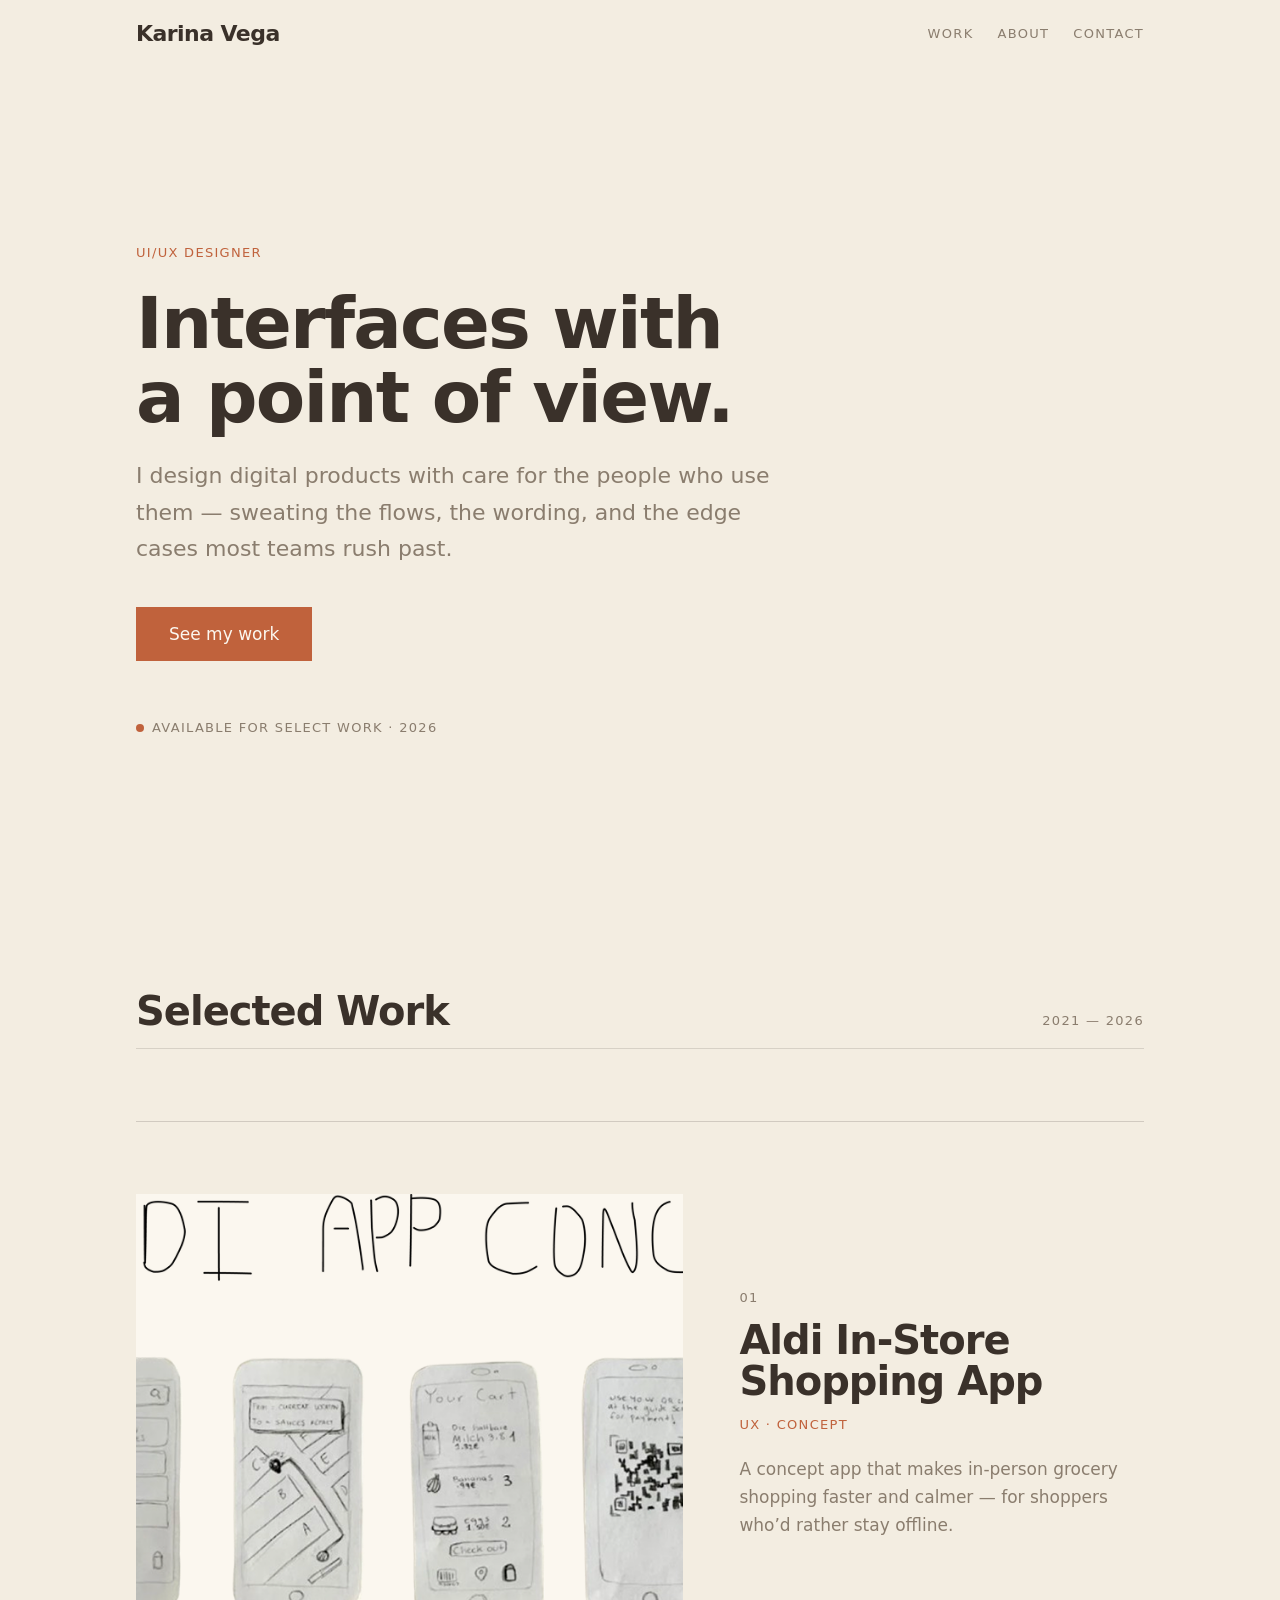
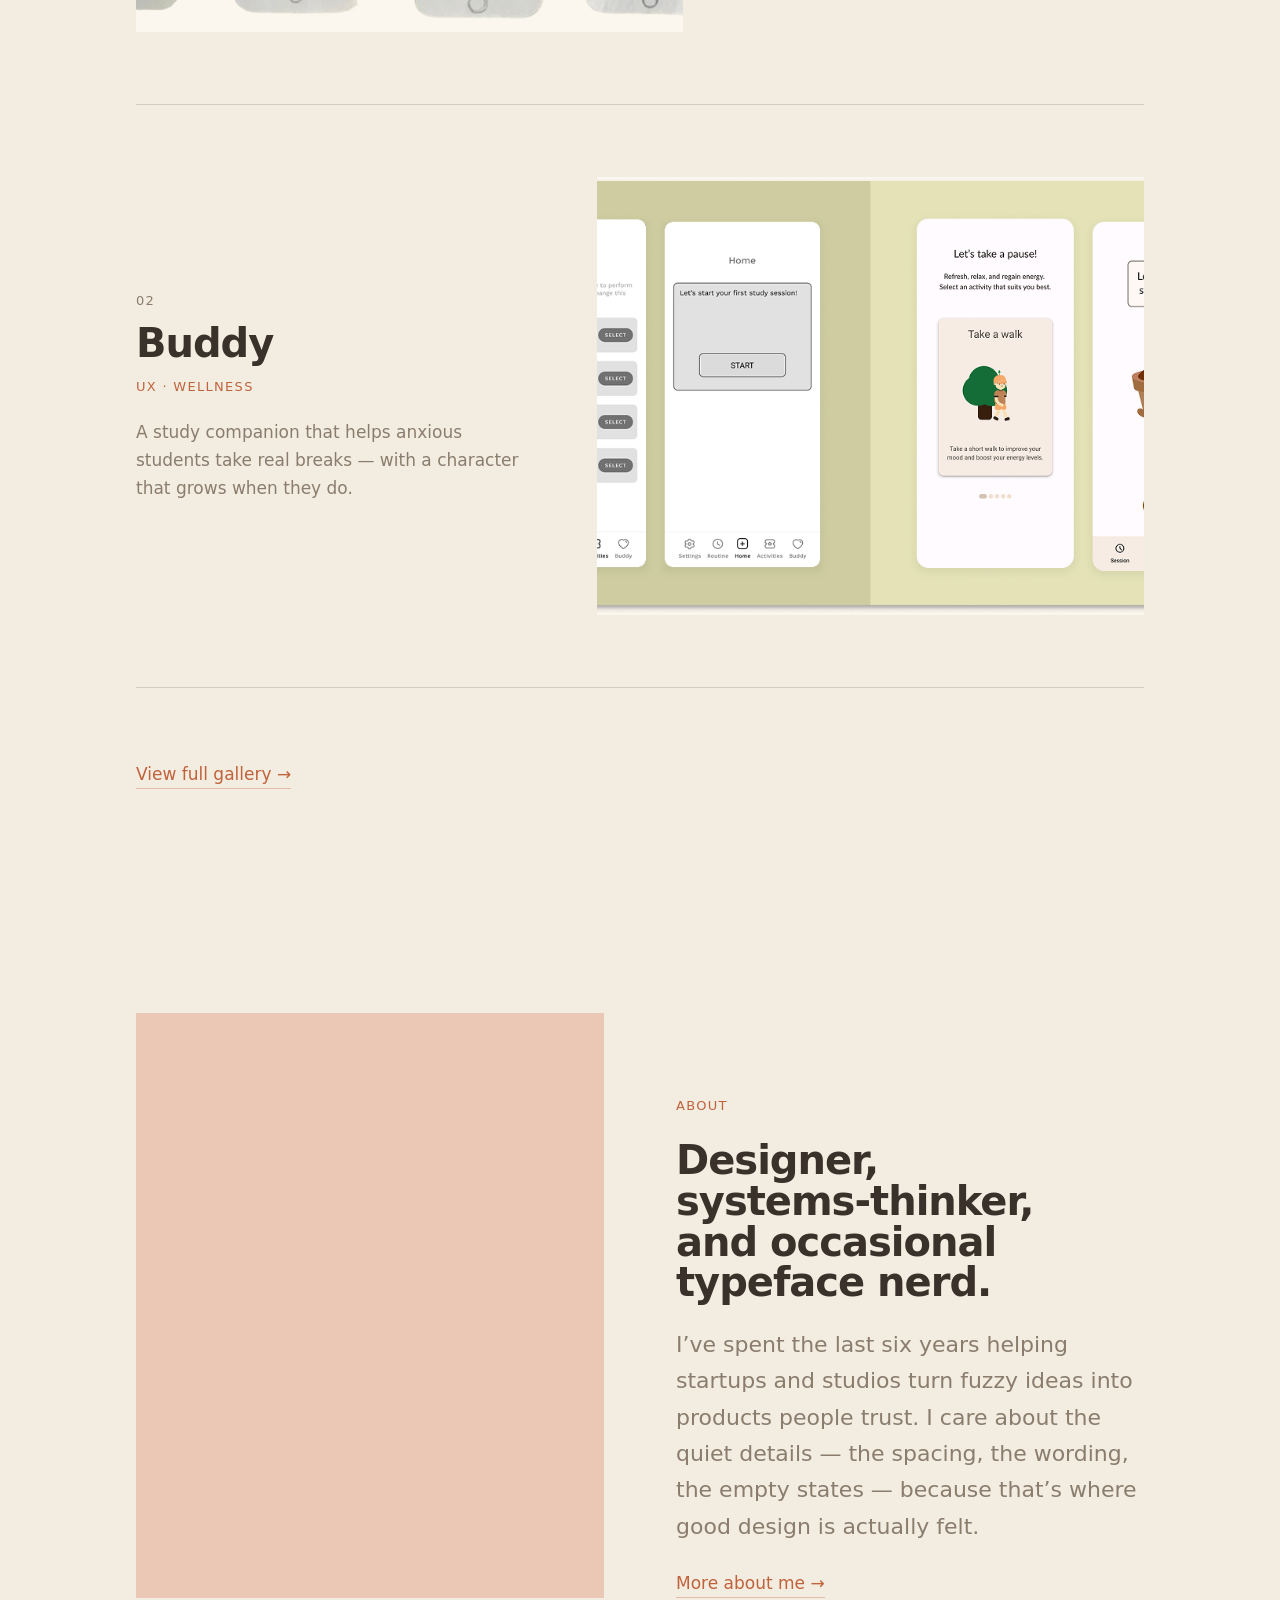
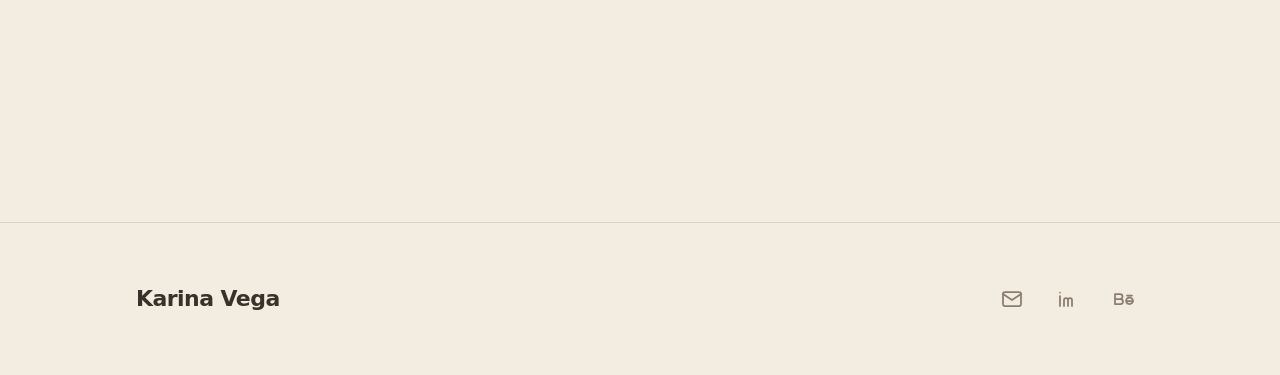
<file: index.html>
<!DOCTYPE html>
<html lang="en">
<head>
  <meta charset="UTF-8" />
  <meta name="viewport" content="width=device-width, initial-scale=1.0" />
  <title>Karina Vega — UI/UX Designer</title>
  <meta name="description" content="Karina Vega is a UI/UX designer crafting calm, considered digital products. Selected work and case studies." />

  <link rel="icon" href="favicon.ico" sizes="any" />
  <link rel="icon" href="favicon.svg" type="image/svg+xml" />
  <link rel="stylesheet" href="assets/css/main.css" />
</head>
<body>
  <header class="nav">
    <div class="nav__inner container">
      <a class="nav__logo" href="index.html">Karina Vega</a>
      <nav class="nav__links" aria-label="Primary">
        <a href="gallery.html">Work</a>
        <a href="about.html">About</a>
        <a href="contact.html">Contact</a>
      </nav>
    </div>
  </header>

  <main id="top">
    <section class="hero">
      <div class="hero__inner container">
        <p class="hero__eyebrow">UI/UX Designer</p>
        <h1 class="hero__title">Interfaces with a point of view.</h1>
        <p class="hero__tagline">
          I design digital products with care for the people who use them —
          sweating the flows, the wording, and the edge cases most teams rush past.
        </p>
        <a class="btn hero__cta" href="#work" data-scroll>See my work</a>
        <p class="status hero__status"><span class="status__dot" aria-hidden="true"></span>Available for select work &middot; 2026</p>
      </div>
    </section>

    <section class="section work" id="work">
      <div class="container">
        <div class="section__header">
          <h2 class="section__title">Selected Work</h2>
          <p class="section__meta">2021 — 2026</p>
        </div>

        <div class="work-list">
          <a class="work-row" href="case-study-1.html">
            <img class="work-row__media" src="assets/img/aldi/app-concept.png" alt="Aldi in-store shopping app concept sketches" loading="lazy" />
            <div class="work-row__content">
              <span class="work-row__index">01</span>
              <h3 class="work-row__title">Aldi In-Store Shopping App</h3>
              <span class="work-row__tag">UX &middot; Concept</span>
              <p class="work-row__desc">
                A concept app that makes in-person grocery shopping faster and
                calmer — for shoppers who&rsquo;d rather stay offline.
              </p>
            </div>
          </a>

          <a class="work-row" href="case-study-2.html">
            <img class="work-row__media" src="assets/img/buddy/before-after.png" alt="Buddy study-break app screens" loading="lazy" />
            <div class="work-row__content">
              <span class="work-row__index">02</span>
              <h3 class="work-row__title">Buddy</h3>
              <span class="work-row__tag">UX &middot; Wellness</span>
              <p class="work-row__desc">
                A study companion that helps anxious students take real breaks —
                with a character that grows when they do.
              </p>
            </div>
          </a>
        </div>

        <a class="link work__more" href="gallery.html">View full gallery &rarr;</a>
      </div>
    </section>

    <section class="section teaser" id="about">
      <div class="container">
        <div class="teaser__inner">
          <div class="block block--soft teaser__portrait" role="img" aria-label="Portrait placeholder"></div>
          <div class="teaser__body">
            <p class="eyebrow">About</p>
            <h2 class="teaser__title">Designer, systems-thinker, and occasional typeface nerd.</h2>
            <p class="lead">
              I&rsquo;ve spent the last six years helping startups and studios turn
              fuzzy ideas into products people trust. I care about the quiet
              details — the spacing, the wording, the empty states — because
              that&rsquo;s where good design is actually felt.
            </p>
            <a class="link" href="about.html">More about me &rarr;</a>
          </div>
        </div>
      </div>
    </section>
  </main>

  <footer class="footer" id="contact">
    <div class="footer__inner container">
      <p class="footer__name">Karina Vega</p>
      <div class="footer__links">
        <a href="mailto:hello@karinavega.design" aria-label="Email">
          <svg viewBox="0 0 24 24" fill="none" stroke="currentColor" stroke-width="1.75" stroke-linecap="round" stroke-linejoin="round" aria-hidden="true">
            <rect x="3" y="5" width="18" height="14" rx="2" />
            <path d="m3 7 9 6 9-6" />
          </svg>
        </a>
        <a href="https://www.linkedin.com" aria-label="LinkedIn">
          <svg viewBox="0 0 24 24" fill="none" stroke="currentColor" stroke-width="1.75" stroke-linecap="round" stroke-linejoin="round" aria-hidden="true">
            <path d="M4 9v10M4 5.5v.01M8 19v-6a2 2 0 0 1 2-2 2 2 0 0 1 2 2v6M12 13a2 2 0 0 1 2-2 2 2 0 0 1 2 2v6" />
          </svg>
        </a>
        <a href="https://www.behance.net" aria-label="Behance">
          <svg viewBox="0 0 24 24" fill="none" stroke="currentColor" stroke-width="1.75" stroke-linecap="round" stroke-linejoin="round" aria-hidden="true">
            <path d="M3 7h5a2.5 2.5 0 0 1 0 5H3zM3 12h5.5a2.5 2.5 0 0 1 0 5H3zM15 8.5h5M14 14c0-2 1.6-3.5 3.5-3.5S21 12 21 14zM14 14h7c0 1.7-1.6 3-3.5 3-1.2 0-2.3-.5-3-1.4" />
          </svg>
        </a>
      </div>
    </div>
  </footer>

  <script src="assets/js/main.js"></script>
</body>
</html>
</file>
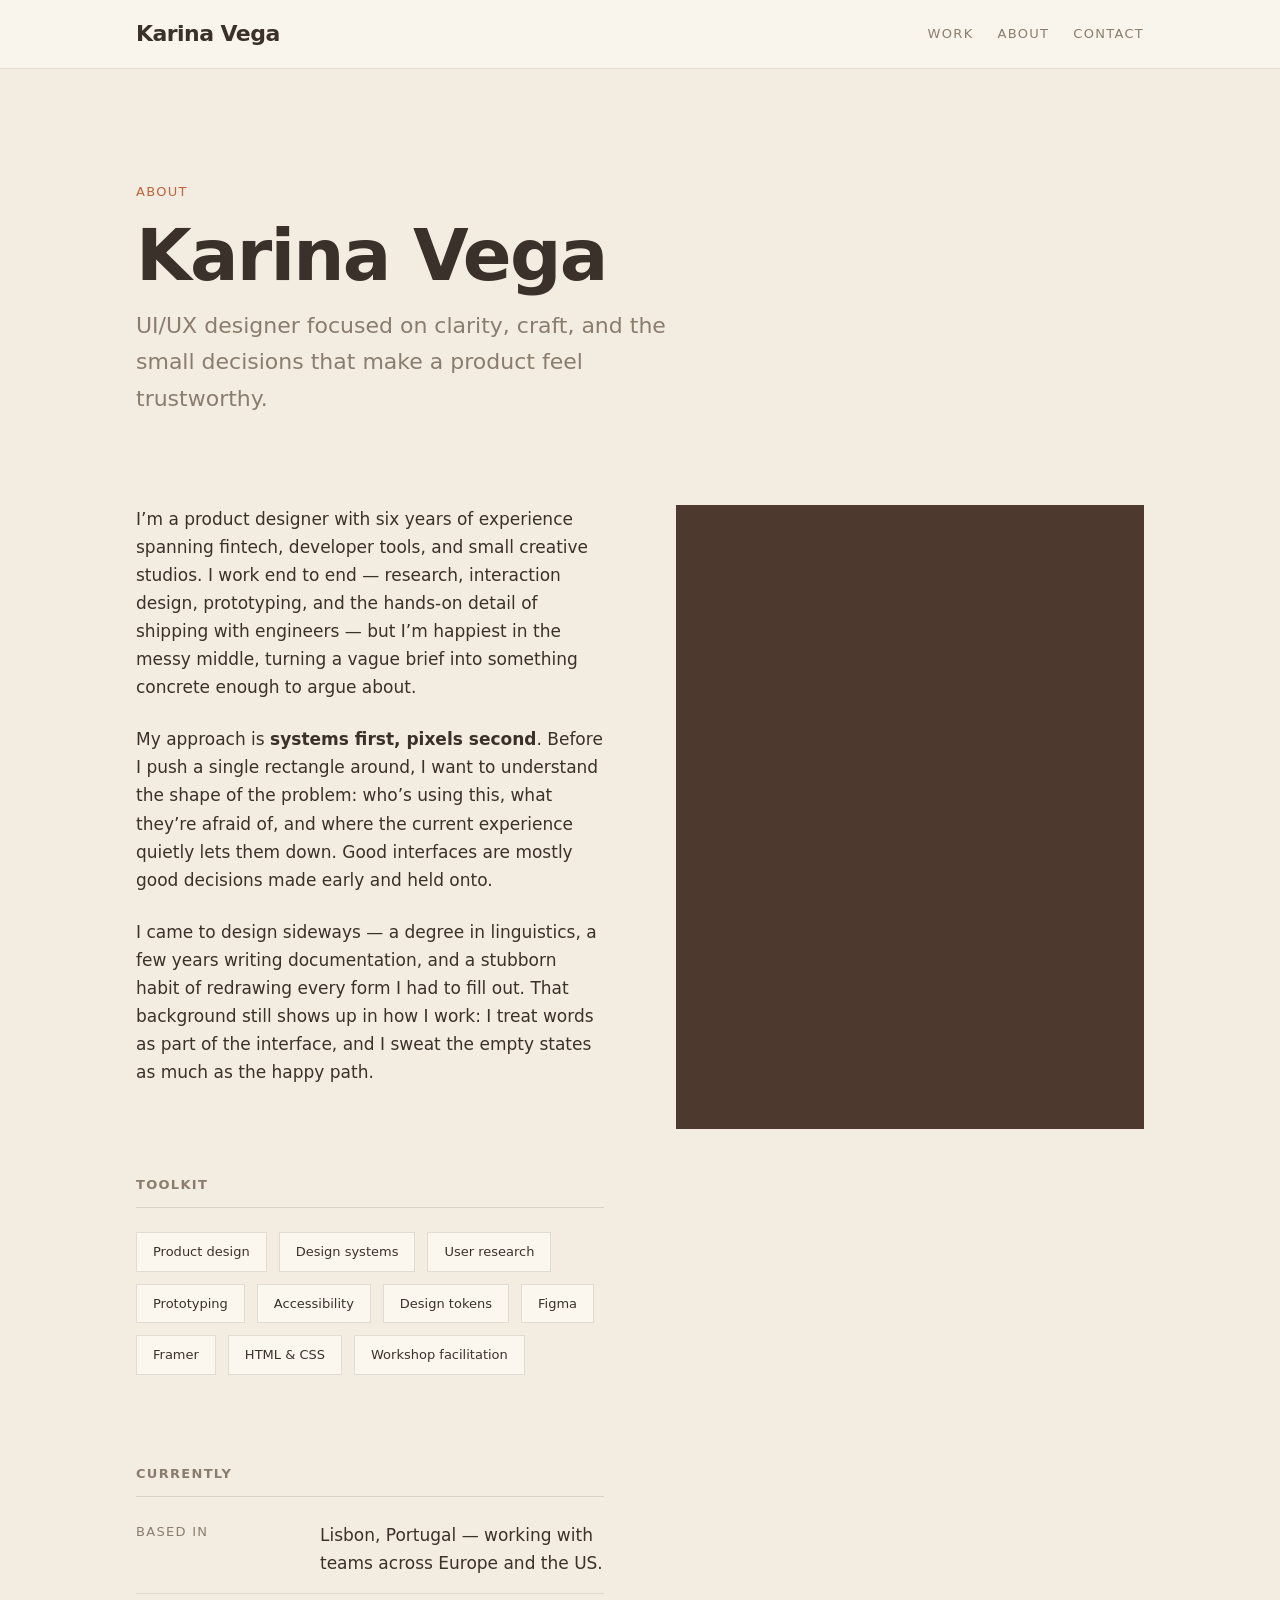
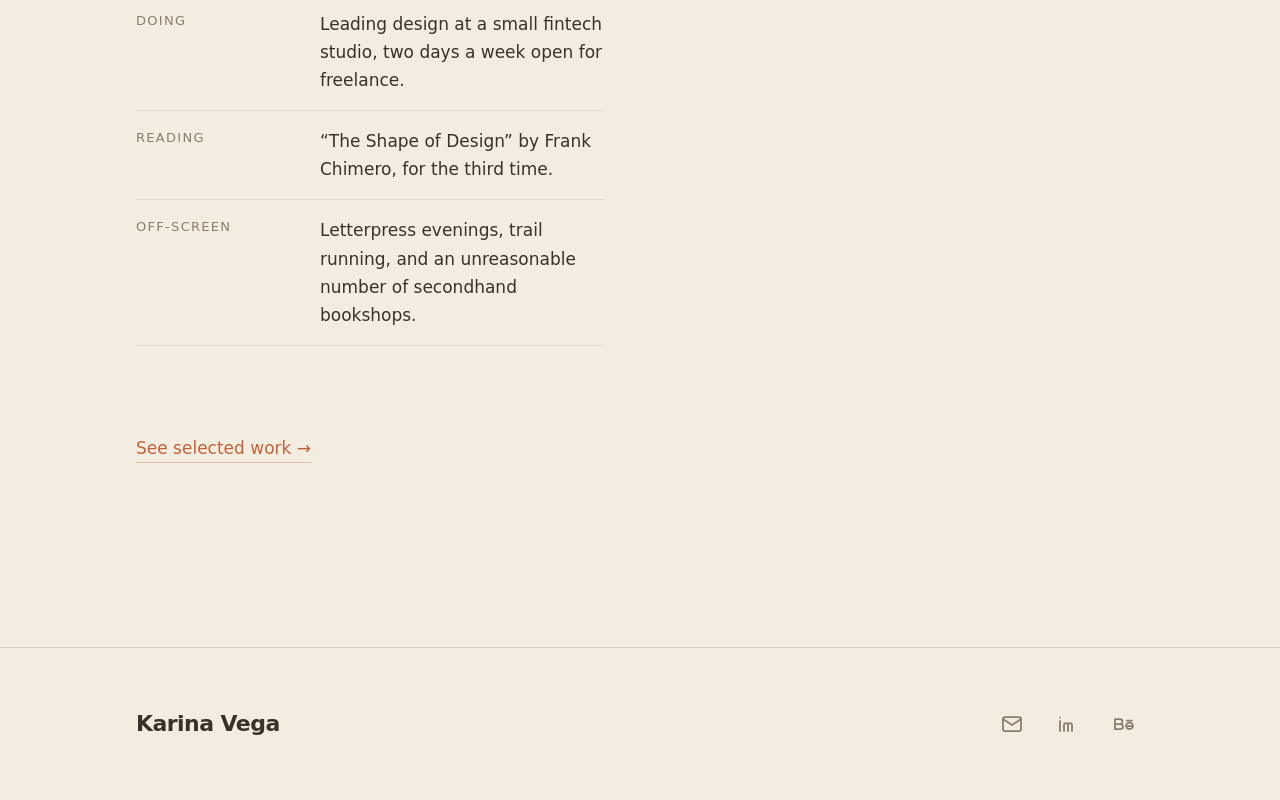
<file: about.html>
<!DOCTYPE html>
<html lang="en">
<head>
  <meta charset="UTF-8" />
  <meta name="viewport" content="width=device-width, initial-scale=1.0" />
  <title>About — Karina Vega</title>
  <meta name="description" content="About Karina Vega — UI/UX designer, systems-thinker, and craft-led product designer." />

  <link rel="icon" href="favicon.ico" sizes="any" />
  <link rel="icon" href="favicon.svg" type="image/svg+xml" />
  <link rel="stylesheet" href="assets/css/main.css" />
</head>
<body>
  <header class="nav is-scrolled">
    <div class="nav__inner container">
      <a class="nav__logo" href="index.html">Karina Vega</a>
      <nav class="nav__links" aria-label="Primary">
        <a href="gallery.html">Work</a>
        <a href="about.html">About</a>
        <a href="contact.html">Contact</a>
      </nav>
    </div>
  </header>

  <main>
    <section class="page container">
      <div class="page__header">
        <p class="eyebrow">About</p>
        <h1 class="page__title">Karina Vega</h1>
        <p class="lead">
          UI/UX designer focused on clarity, craft, and the small decisions
          that make a product feel trustworthy.
        </p>
      </div>

      <div class="about__grid">
        <div>
          <div class="prose">
            <p>
              I&rsquo;m a product designer with six years of experience spanning
              fintech, developer tools, and small creative studios. I work end
              to end — research, interaction design, prototyping, and the
              hands-on detail of shipping with engineers — but I&rsquo;m happiest
              in the messy middle, turning a vague brief into something concrete
              enough to argue about.
            </p>
            <p>
              My approach is <strong>systems first, pixels second</strong>. Before
              I push a single rectangle around, I want to understand the shape of
              the problem: who&rsquo;s using this, what they&rsquo;re afraid of,
              and where the current experience quietly lets them down. Good
              interfaces are mostly good decisions made early and held onto.
            </p>
            <p>
              I came to design sideways — a degree in linguistics, a few years
              writing documentation, and a stubborn habit of redrawing every form
              I had to fill out. That background still shows up in how I work:
              I treat words as part of the interface, and I sweat the empty
              states as much as the happy path.
            </p>
          </div>

          <div class="subsection">
            <h2 class="subsection__title">Toolkit</h2>
            <ul class="tag-list">
              <li class="tag">Product design</li>
              <li class="tag">Design systems</li>
              <li class="tag">User research</li>
              <li class="tag">Prototyping</li>
              <li class="tag">Accessibility</li>
              <li class="tag">Design tokens</li>
              <li class="tag">Figma</li>
              <li class="tag">Framer</li>
              <li class="tag">HTML &amp; CSS</li>
              <li class="tag">Workshop facilitation</li>
            </ul>
          </div>

          <div class="subsection">
            <h2 class="subsection__title">Currently</h2>
            <dl class="fact-list">
              <div class="fact">
                <dt>Based in</dt>
                <dd>Lisbon, Portugal — working with teams across Europe and the US.</dd>
              </div>
              <div class="fact">
                <dt>Doing</dt>
                <dd>Leading design at a small fintech studio, two days a week open for freelance.</dd>
              </div>
              <div class="fact">
                <dt>Reading</dt>
                <dd>&ldquo;The Shape of Design&rdquo; by Frank Chimero, for the third time.</dd>
              </div>
              <div class="fact">
                <dt>Off-screen</dt>
                <dd>Letterpress evenings, trail running, and an unreasonable number of secondhand bookshops.</dd>
              </div>
            </dl>
          </div>

          <div class="subsection">
            <a class="link" href="index.html#work">See selected work &rarr;</a>
          </div>
        </div>

        <div class="block block--ink about__portrait" role="img" aria-label="Portrait placeholder"></div>
      </div>
    </section>
  </main>

  <footer class="footer">
    <div class="footer__inner container">
      <p class="footer__name">Karina Vega</p>
      <div class="footer__links">
        <a href="mailto:hello@karinavega.design" aria-label="Email">
          <svg viewBox="0 0 24 24" fill="none" stroke="currentColor" stroke-width="1.75" stroke-linecap="round" stroke-linejoin="round" aria-hidden="true">
            <rect x="3" y="5" width="18" height="14" rx="2" />
            <path d="m3 7 9 6 9-6" />
          </svg>
        </a>
        <a href="https://www.linkedin.com" aria-label="LinkedIn">
          <svg viewBox="0 0 24 24" fill="none" stroke="currentColor" stroke-width="1.75" stroke-linecap="round" stroke-linejoin="round" aria-hidden="true">
            <path d="M4 9v10M4 5.5v.01M8 19v-6a2 2 0 0 1 2-2 2 2 0 0 1 2 2v6M12 13a2 2 0 0 1 2-2 2 2 0 0 1 2 2v6" />
          </svg>
        </a>
        <a href="https://www.behance.net" aria-label="Behance">
          <svg viewBox="0 0 24 24" fill="none" stroke="currentColor" stroke-width="1.75" stroke-linecap="round" stroke-linejoin="round" aria-hidden="true">
            <path d="M3 7h5a2.5 2.5 0 0 1 0 5H3zM3 12h5.5a2.5 2.5 0 0 1 0 5H3zM15 8.5h5M14 14c0-2 1.6-3.5 3.5-3.5S21 12 21 14zM14 14h7c0 1.7-1.6 3-3.5 3-1.2 0-2.3-.5-3-1.4" />
          </svg>
        </a>
      </div>
    </div>
  </footer>

  <script src="assets/js/main.js"></script>
</body>
</html>
</file>
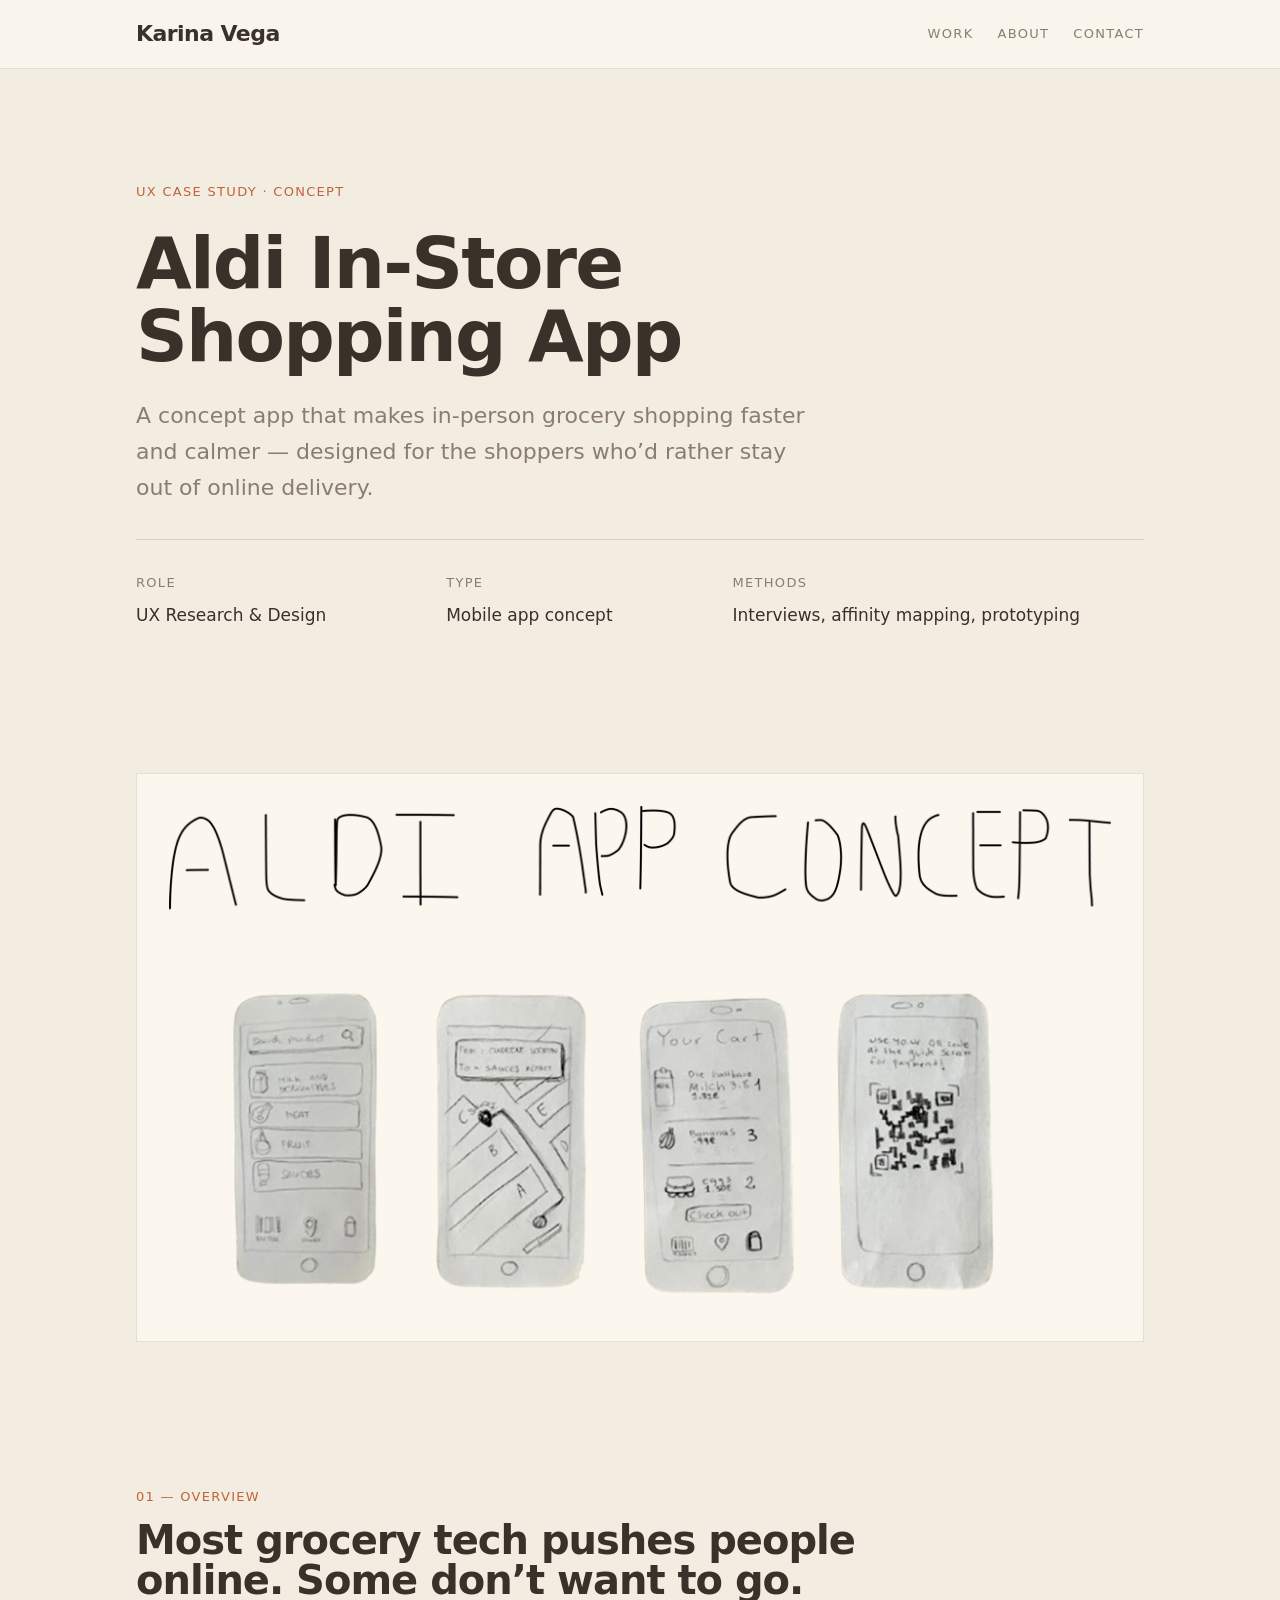
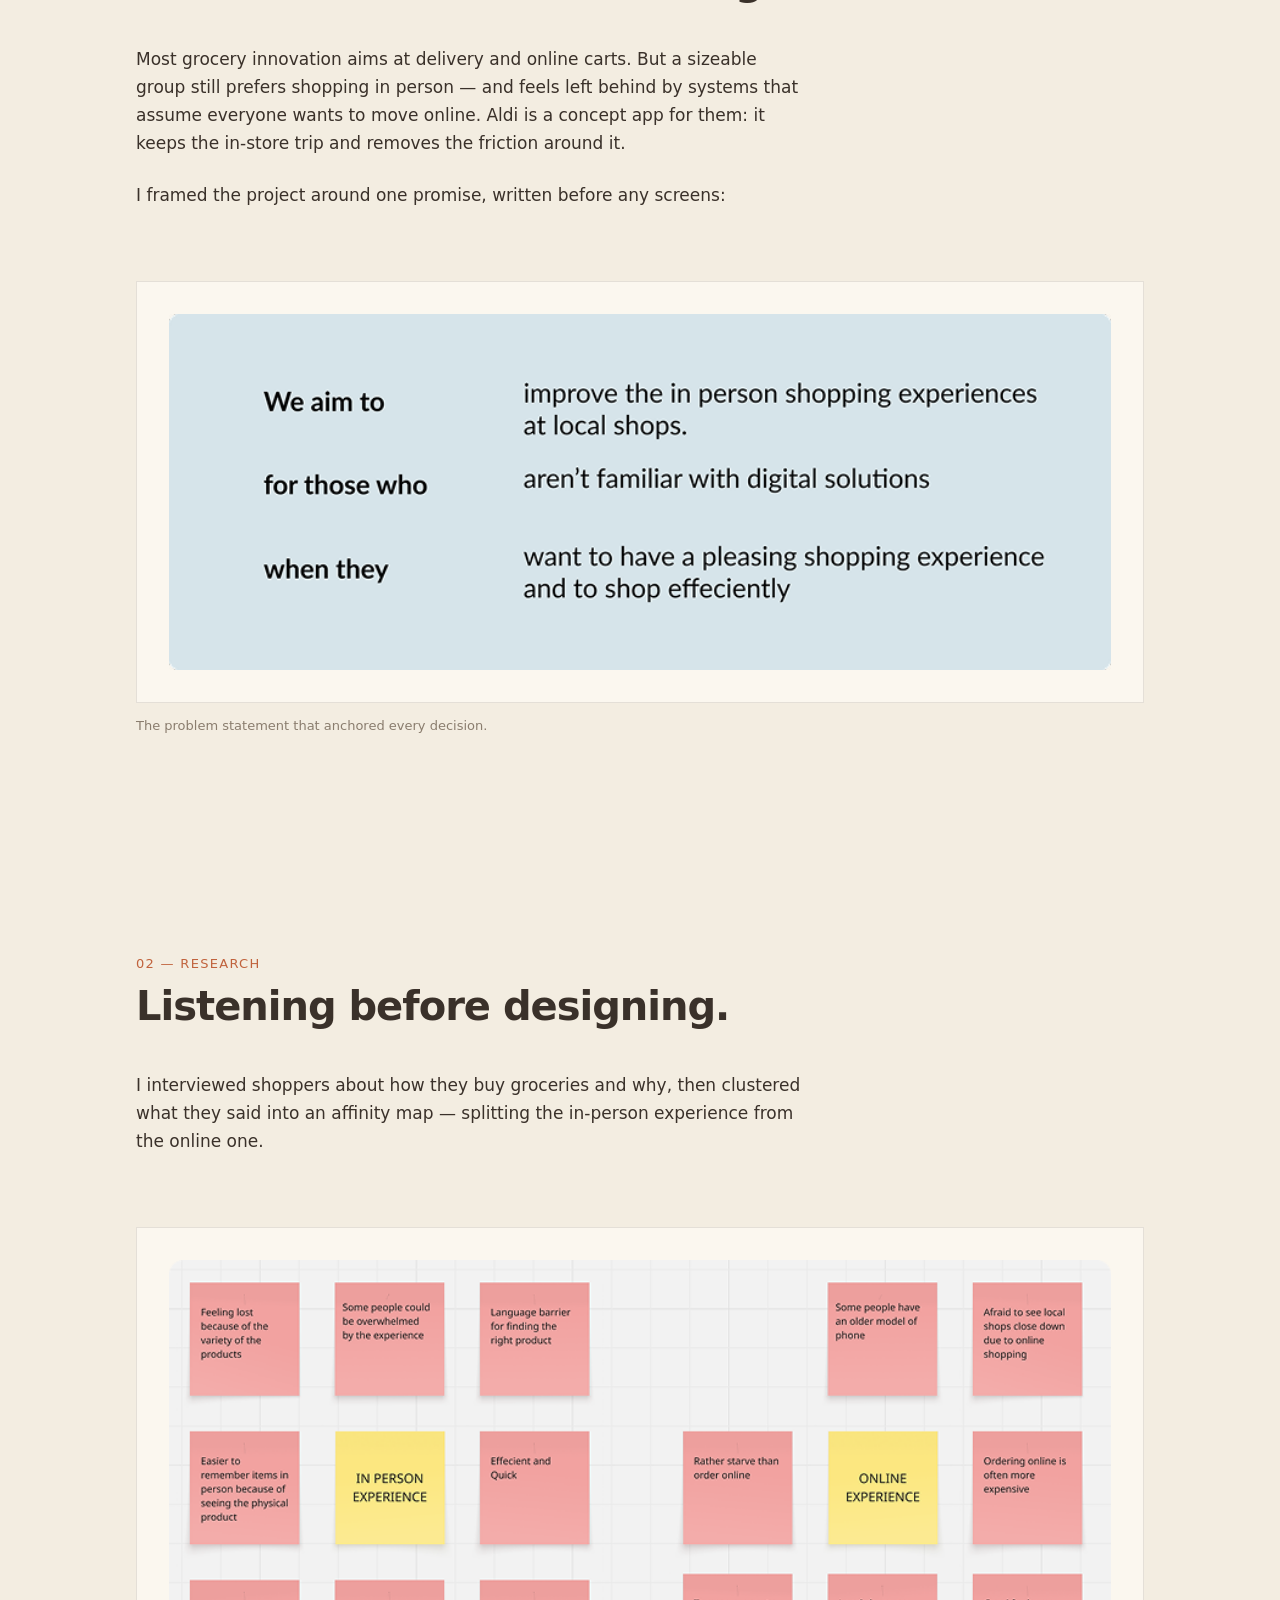
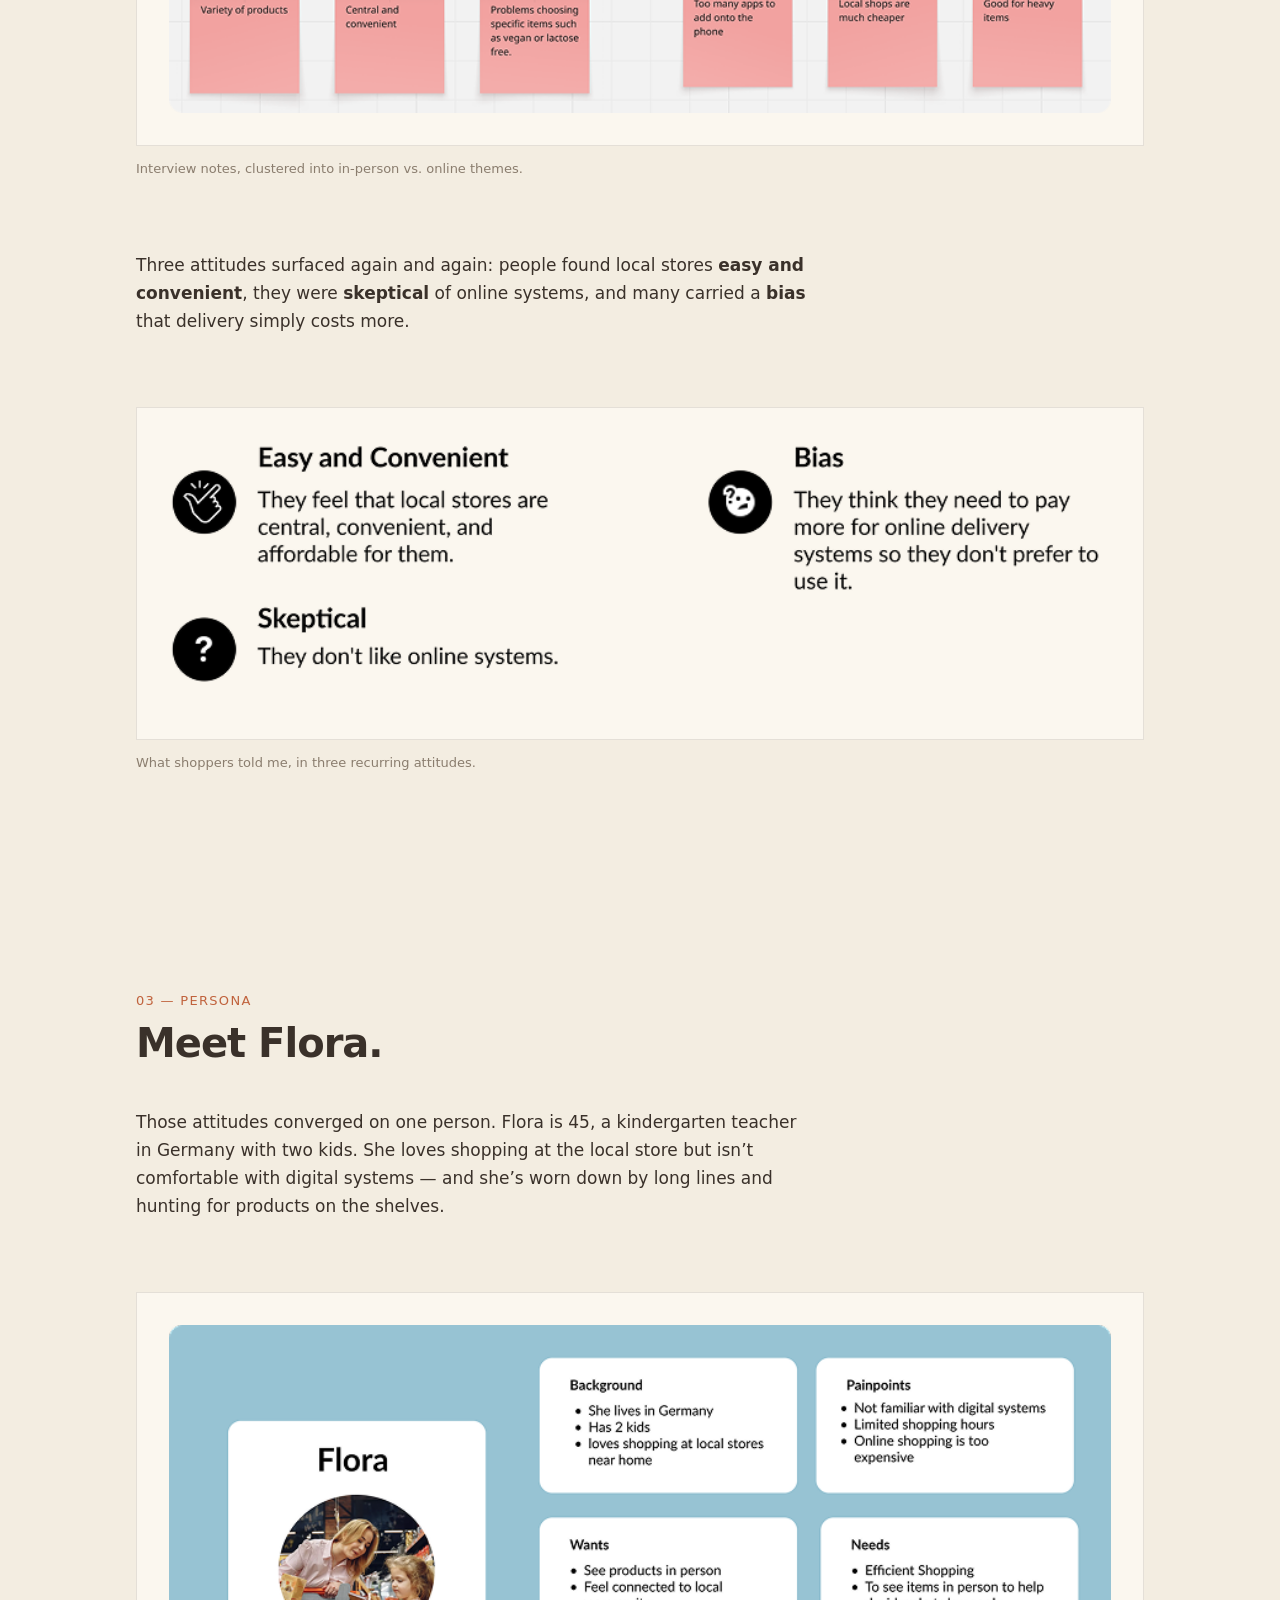
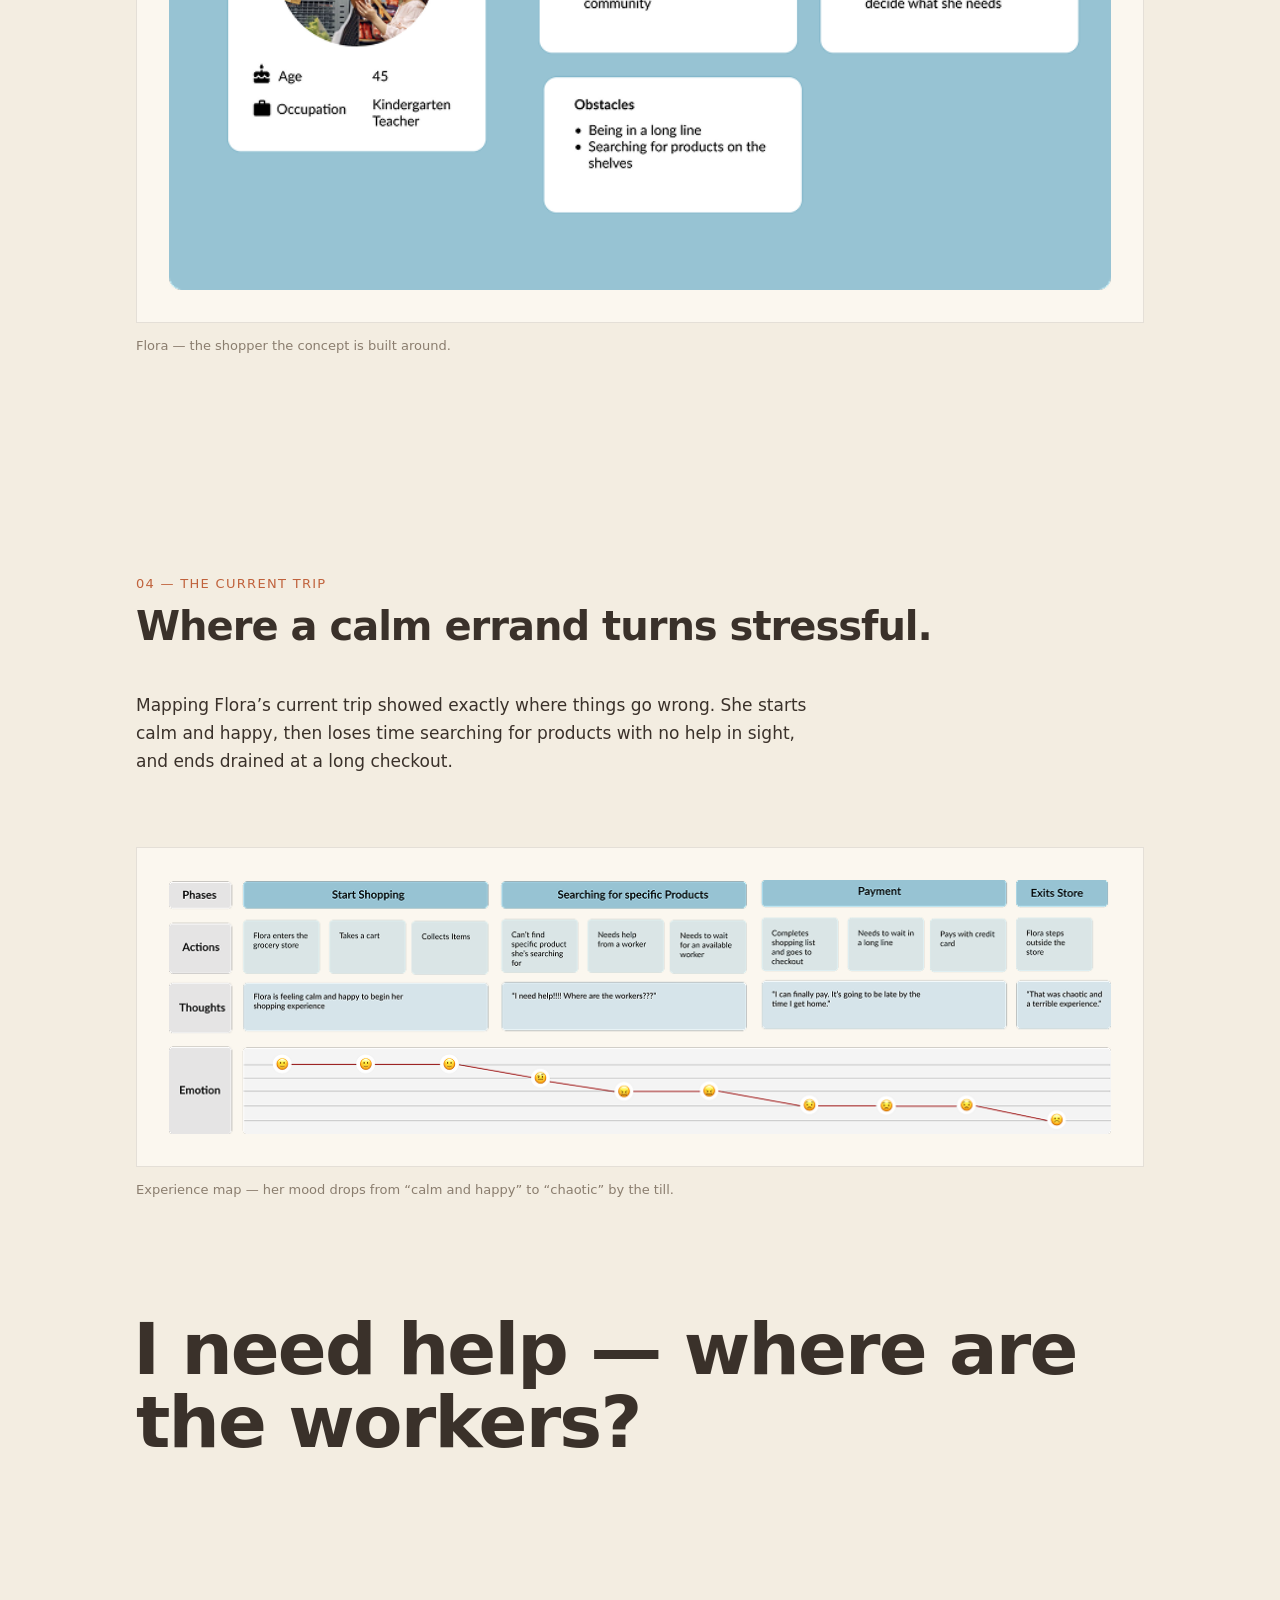
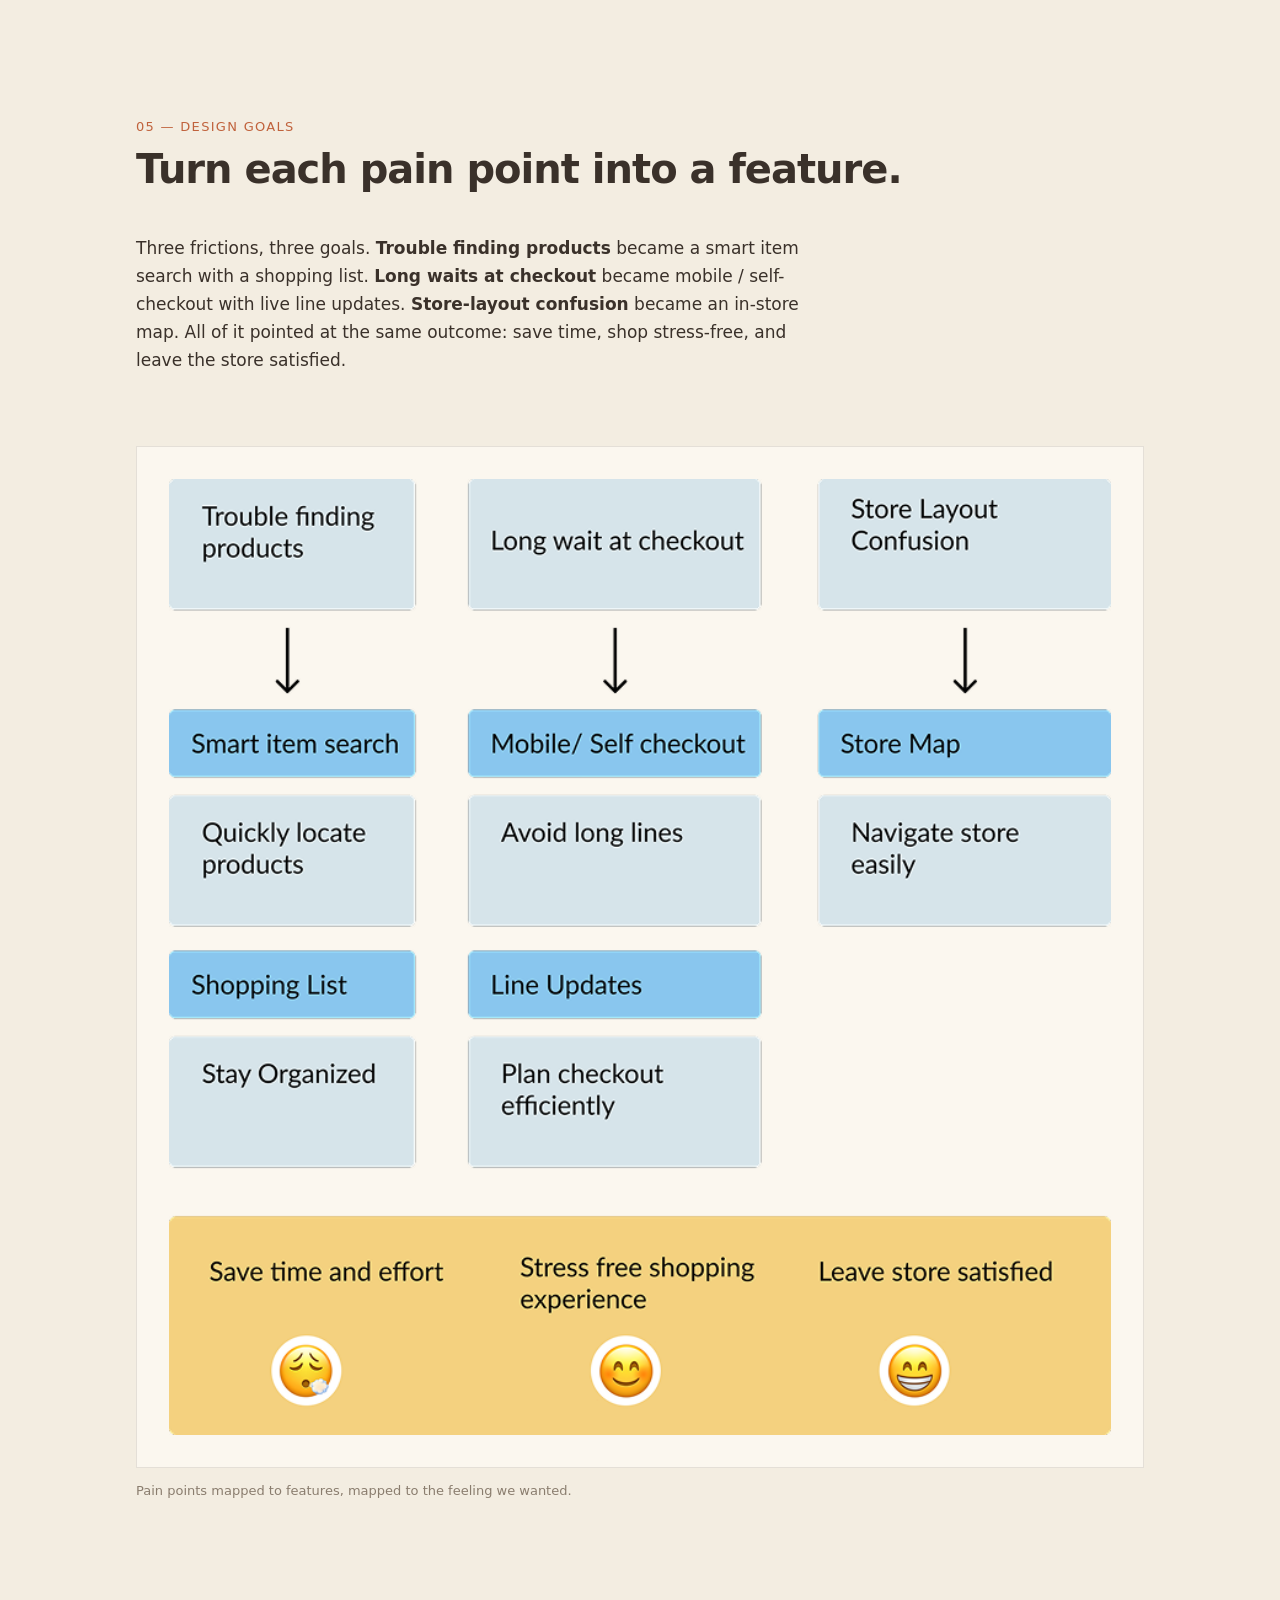
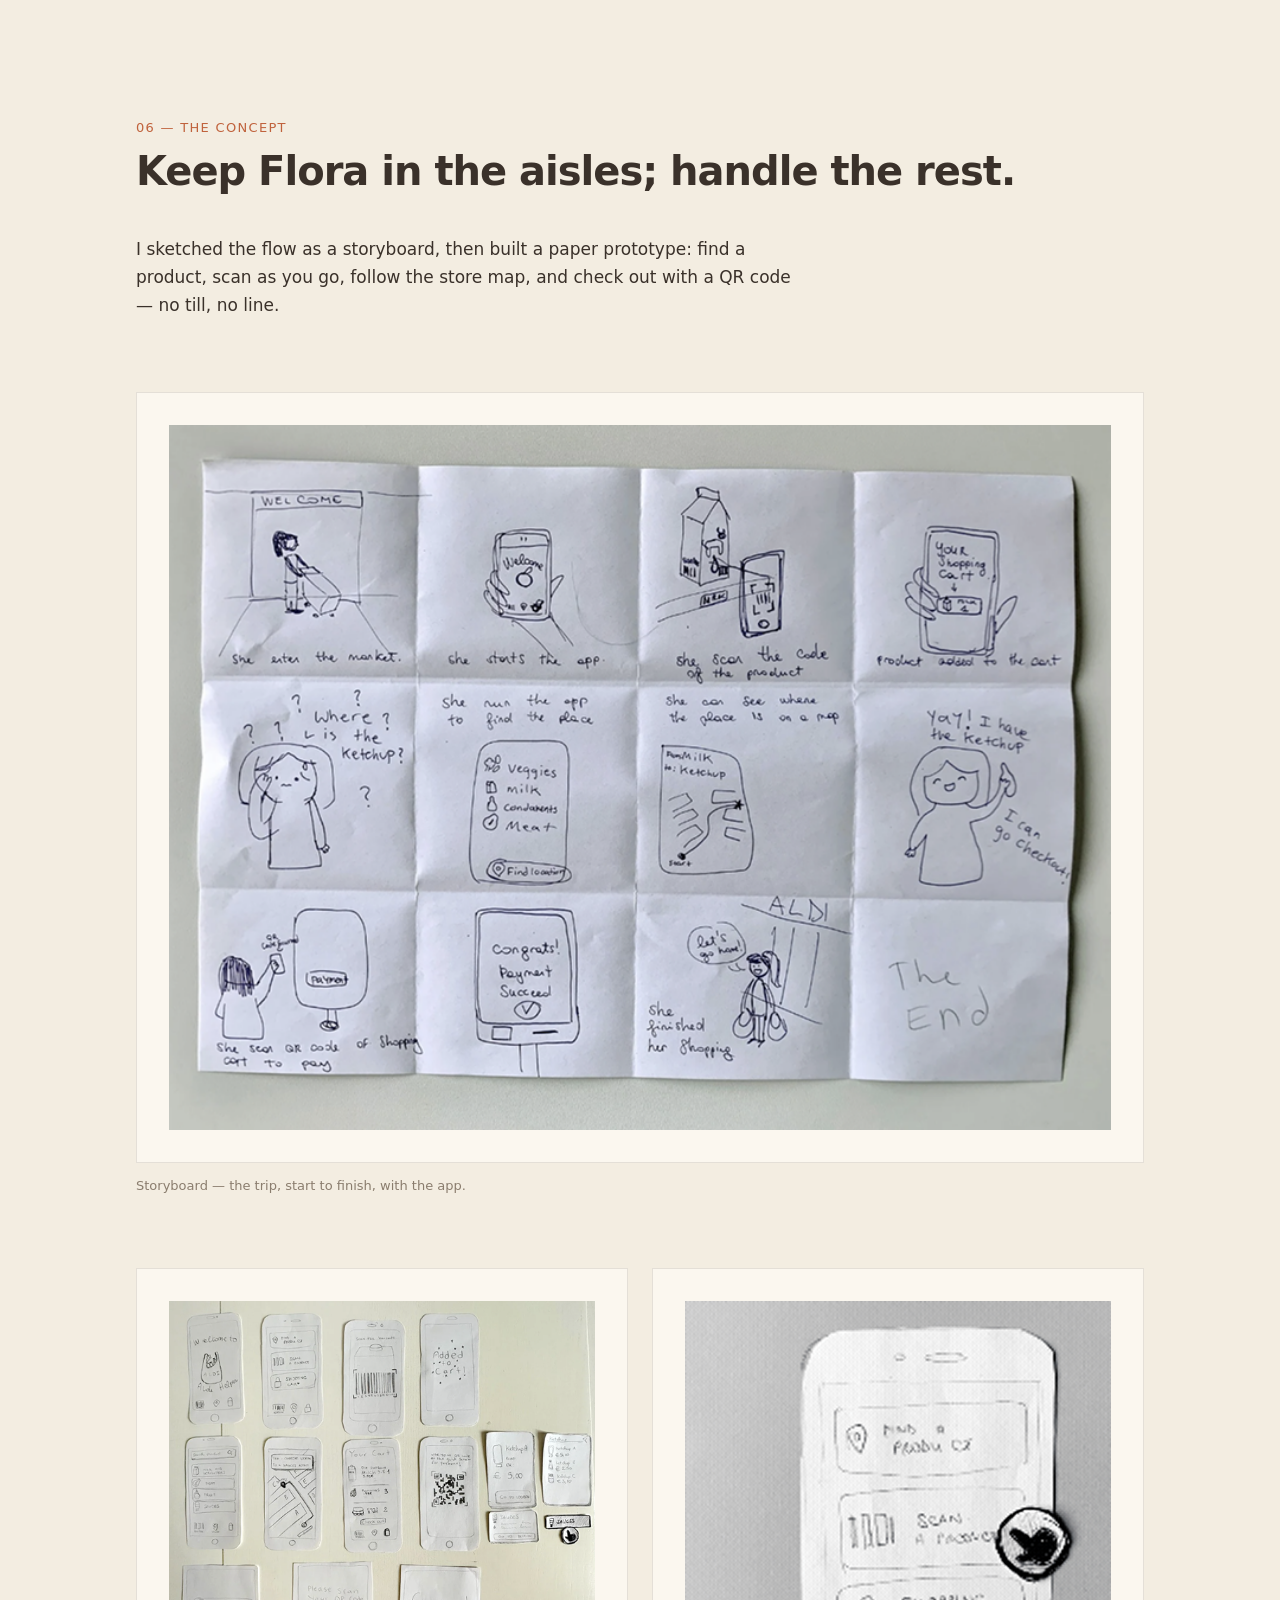
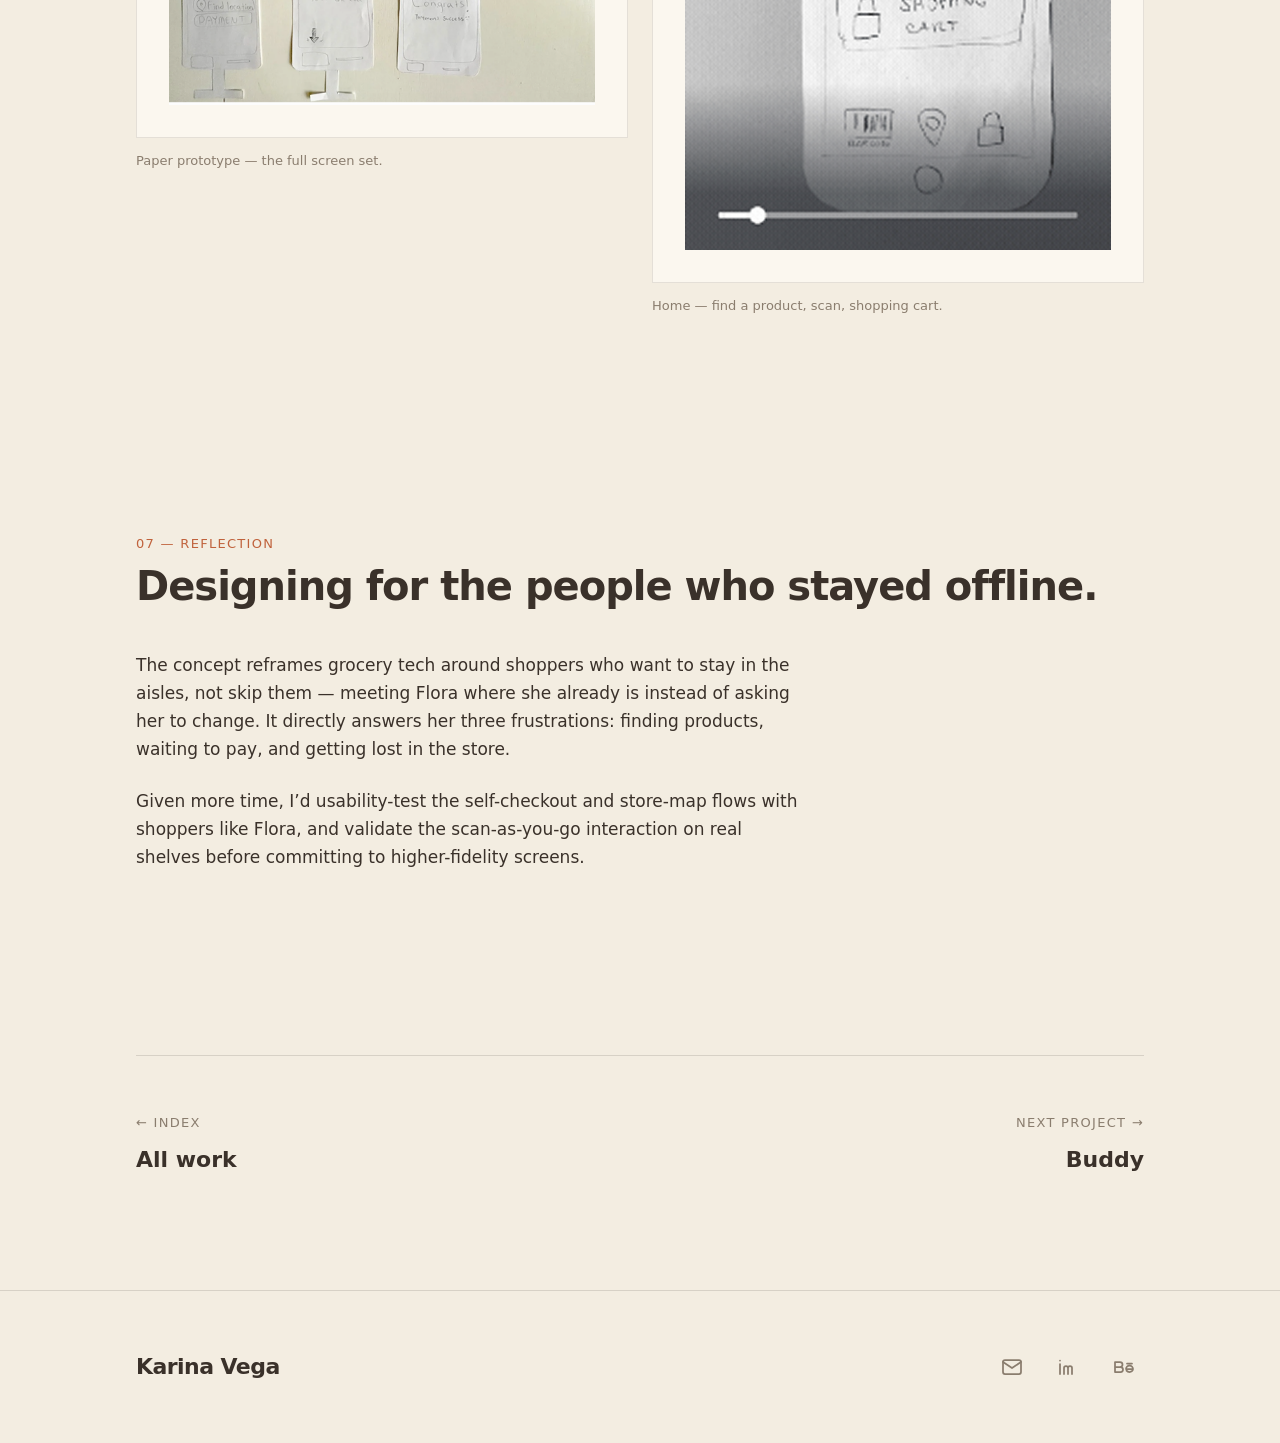
<file: case-study-1.html>
<!DOCTYPE html>
<html lang="en">
<head>
  <meta charset="UTF-8" />
  <meta name="viewport" content="width=device-width, initial-scale=1.0" />
  <title>Aldi In-Store Shopping App — Karina Vega</title>
  <meta name="description" content="UX case study: a concept app that makes in-person grocery shopping faster and calmer for shoppers who prefer to stay offline." />

  <link rel="icon" href="favicon.ico" sizes="any" />
  <link rel="icon" href="favicon.svg" type="image/svg+xml" />
  <link rel="stylesheet" href="assets/css/main.css" />
</head>
<body>
  <header class="nav is-scrolled">
    <div class="nav__inner container">
      <a class="nav__logo" href="index.html">Karina Vega</a>
      <nav class="nav__links" aria-label="Primary">
        <a href="gallery.html">Work</a>
        <a href="about.html">About</a>
        <a href="contact.html">Contact</a>
      </nav>
    </div>
  </header>

  <main>
    <section class="cs-hero container">
      <div class="cs-hero__inner">
        <p class="eyebrow">UX Case Study &middot; Concept</p>
        <h1 class="cs-hero__title">Aldi In-Store Shopping App</h1>
        <p class="lead">
          A concept app that makes in-person grocery shopping faster and calmer —
          designed for the shoppers who&rsquo;d rather stay out of online delivery.
        </p>
      </div>
      <dl class="cs-meta">
        <div>
          <dt>Role</dt>
          <dd>UX Research &amp; Design</dd>
        </div>
        <div>
          <dt>Type</dt>
          <dd>Mobile app concept</dd>
        </div>
        <div>
          <dt>Methods</dt>
          <dd>Interviews, affinity mapping, prototyping</dd>
        </div>
      </dl>
    </section>

    <div class="container">
      <div class="figure">
        <div class="figure__mat">
          <img src="assets/img/aldi/app-concept.png" alt="Hand-drawn concept screens: item search, store map, cart, and QR self-checkout" loading="lazy" />
        </div>
      </div>

      <section class="cs-section">
        <div class="cs-section__head">
          <p class="eyebrow">01 — Overview</p>
          <h2 class="cs-section__title">Most grocery tech pushes people online. Some don&rsquo;t want to go.</h2>
        </div>
        <div class="prose">
          <p>
            Most grocery innovation aims at delivery and online carts. But a
            sizeable group still prefers shopping in person — and feels left
            behind by systems that assume everyone wants to move online. Aldi is
            a concept app for them: it keeps the in-store trip and removes the
            friction around it.
          </p>
          <p>
            I framed the project around one promise, written before any screens:
          </p>
        </div>

        <figure class="figure">
          <div class="figure__mat">
            <img src="assets/img/aldi/problem-statement.png" alt="Problem statement: we aim to improve the in-person shopping experience at local shops, for those who aren't familiar with digital solutions, when they want a pleasing and efficient shop" loading="lazy" />
          </div>
          <figcaption>The problem statement that anchored every decision.</figcaption>
        </figure>
      </section>

      <section class="cs-section">
        <div class="cs-section__head">
          <p class="eyebrow">02 — Research</p>
          <h2 class="cs-section__title">Listening before designing.</h2>
        </div>
        <div class="prose">
          <p>
            I interviewed shoppers about how they buy groceries and why, then
            clustered what they said into an affinity map — splitting the
            in-person experience from the online one.
          </p>
        </div>

        <figure class="figure">
          <div class="figure__mat">
            <img src="assets/img/aldi/affinity-map.png" alt="Affinity map of interview notes, grouped into in-person experience and online experience" loading="lazy" />
          </div>
          <figcaption>Interview notes, clustered into in-person vs. online themes.</figcaption>
        </figure>

        <div class="prose">
          <p>
            Three attitudes surfaced again and again: people found local stores
            <strong>easy and convenient</strong>, they were
            <strong>skeptical</strong> of online systems, and many carried a
            <strong>bias</strong> that delivery simply costs more.
          </p>
        </div>

        <figure class="figure">
          <div class="figure__mat">
            <img src="assets/img/aldi/interview-results.png" alt="Interview results: easy and convenient, skeptical, and bias" loading="lazy" />
          </div>
          <figcaption>What shoppers told me, in three recurring attitudes.</figcaption>
        </figure>
      </section>

      <section class="cs-section">
        <div class="cs-section__head">
          <p class="eyebrow">03 — Persona</p>
          <h2 class="cs-section__title">Meet Flora.</h2>
        </div>
        <div class="prose">
          <p>
            Those attitudes converged on one person. Flora is 45, a kindergarten
            teacher in Germany with two kids. She loves shopping at the local
            store but isn&rsquo;t comfortable with digital systems — and she&rsquo;s
            worn down by long lines and hunting for products on the shelves.
          </p>
        </div>

        <figure class="figure">
          <div class="figure__mat">
            <img src="assets/img/aldi/persona.png" alt="Persona: Flora, 45, kindergarten teacher — background, pain points, wants, needs, and obstacles" loading="lazy" />
          </div>
          <figcaption>Flora — the shopper the concept is built around.</figcaption>
        </figure>
      </section>

      <section class="cs-section">
        <div class="cs-section__head">
          <p class="eyebrow">04 — The current trip</p>
          <h2 class="cs-section__title">Where a calm errand turns stressful.</h2>
        </div>
        <div class="prose">
          <p>
            Mapping Flora&rsquo;s current trip showed exactly where things go wrong.
            She starts calm and happy, then loses time searching for products
            with no help in sight, and ends drained at a long checkout.
          </p>
        </div>

        <figure class="figure">
          <div class="figure__mat">
            <img src="assets/img/aldi/experience-map.png" alt="Experience map of Flora's shopping trip, with her emotion dropping from calm to chaotic by checkout" loading="lazy" />
          </div>
          <figcaption>Experience map — her mood drops from &ldquo;calm and happy&rdquo; to &ldquo;chaotic&rdquo; by the till.</figcaption>
        </figure>

        <blockquote class="pull-quote">
          I need help — where are the workers?
        </blockquote>
      </section>

      <section class="cs-section">
        <div class="cs-section__head">
          <p class="eyebrow">05 — Design goals</p>
          <h2 class="cs-section__title">Turn each pain point into a feature.</h2>
        </div>
        <div class="prose">
          <p>
            Three frictions, three goals. <strong>Trouble finding products</strong>
            became a smart item search with a shopping list.
            <strong>Long waits at checkout</strong> became mobile / self-checkout
            with live line updates. <strong>Store-layout confusion</strong> became
            an in-store map. All of it pointed at the same outcome: save time,
            shop stress-free, and leave the store satisfied.
          </p>
        </div>

        <figure class="figure">
          <div class="figure__mat">
            <img src="assets/img/aldi/design-goals.png" alt="Design goals mapping pain points to features: smart item search, mobile/self checkout, and store map" loading="lazy" />
          </div>
          <figcaption>Pain points mapped to features, mapped to the feeling we wanted.</figcaption>
        </figure>
      </section>

      <section class="cs-section">
        <div class="cs-section__head">
          <p class="eyebrow">06 — The concept</p>
          <h2 class="cs-section__title">Keep Flora in the aisles; handle the rest.</h2>
        </div>
        <div class="prose">
          <p>
            I sketched the flow as a storyboard, then built a paper prototype:
            find a product, scan as you go, follow the store map, and check out
            with a QR code — no till, no line.
          </p>
        </div>

        <figure class="figure">
          <div class="figure__mat">
            <img src="assets/img/aldi/storyboard.png" alt="Hand-drawn storyboard of Flora's shopping trip using the app" loading="lazy" />
          </div>
          <figcaption>Storyboard — the trip, start to finish, with the app.</figcaption>
        </figure>

        <div class="figure-pair">
          <figure class="figure">
            <div class="figure__mat">
              <img src="assets/img/aldi/prototype.png" alt="Paper prototype screens for the Aldi concept app" loading="lazy" />
            </div>
            <figcaption>Paper prototype — the full screen set.</figcaption>
          </figure>
          <figure class="figure">
            <div class="figure__mat">
              <img src="assets/img/aldi/moving-prototype.png" alt="Interactive prototype home screen: find a product, scan a package, shopping cart" loading="lazy" />
            </div>
            <figcaption>Home — find a product, scan, shopping cart.</figcaption>
          </figure>
        </div>
      </section>

      <section class="cs-section">
        <div class="cs-section__head">
          <p class="eyebrow">07 — Reflection</p>
          <h2 class="cs-section__title">Designing for the people who stayed offline.</h2>
        </div>
        <div class="prose">
          <p>
            The concept reframes grocery tech around shoppers who want to stay in
            the aisles, not skip them — meeting Flora where she already is instead
            of asking her to change. It directly answers her three frustrations:
            finding products, waiting to pay, and getting lost in the store.
          </p>
          <p>
            Given more time, I&rsquo;d usability-test the self-checkout and store-map
            flows with shoppers like Flora, and validate the scan-as-you-go
            interaction on real shelves before committing to higher-fidelity
            screens.
          </p>
        </div>
      </section>

      <nav class="cs-nav" aria-label="Case studies">
        <a class="cs-nav__prev" href="gallery.html">
          <span class="cs-nav__dir">&larr; Index</span>
          <span class="cs-nav__title">All work</span>
        </a>
        <a class="cs-nav__next" href="case-study-2.html">
          <span class="cs-nav__dir">Next project &rarr;</span>
          <span class="cs-nav__title">Buddy</span>
        </a>
      </nav>
    </div>
  </main>

  <footer class="footer">
    <div class="footer__inner container">
      <p class="footer__name">Karina Vega</p>
      <div class="footer__links">
        <a href="mailto:hello@karinavega.design" aria-label="Email">
          <svg viewBox="0 0 24 24" fill="none" stroke="currentColor" stroke-width="1.75" stroke-linecap="round" stroke-linejoin="round" aria-hidden="true">
            <rect x="3" y="5" width="18" height="14" rx="2" />
            <path d="m3 7 9 6 9-6" />
          </svg>
        </a>
        <a href="https://www.linkedin.com" aria-label="LinkedIn">
          <svg viewBox="0 0 24 24" fill="none" stroke="currentColor" stroke-width="1.75" stroke-linecap="round" stroke-linejoin="round" aria-hidden="true">
            <path d="M4 9v10M4 5.5v.01M8 19v-6a2 2 0 0 1 2-2 2 2 0 0 1 2 2v6M12 13a2 2 0 0 1 2-2 2 2 0 0 1 2 2v6" />
          </svg>
        </a>
        <a href="https://www.behance.net" aria-label="Behance">
          <svg viewBox="0 0 24 24" fill="none" stroke="currentColor" stroke-width="1.75" stroke-linecap="round" stroke-linejoin="round" aria-hidden="true">
            <path d="M3 7h5a2.5 2.5 0 0 1 0 5H3zM3 12h5.5a2.5 2.5 0 0 1 0 5H3zM15 8.5h5M14 14c0-2 1.6-3.5 3.5-3.5S21 12 21 14zM14 14h7c0 1.7-1.6 3-3.5 3-1.2 0-2.3-.5-3-1.4" />
          </svg>
        </a>
      </div>
    </div>
  </footer>

  <script src="assets/js/main.js"></script>
</body>
</html>
</file>
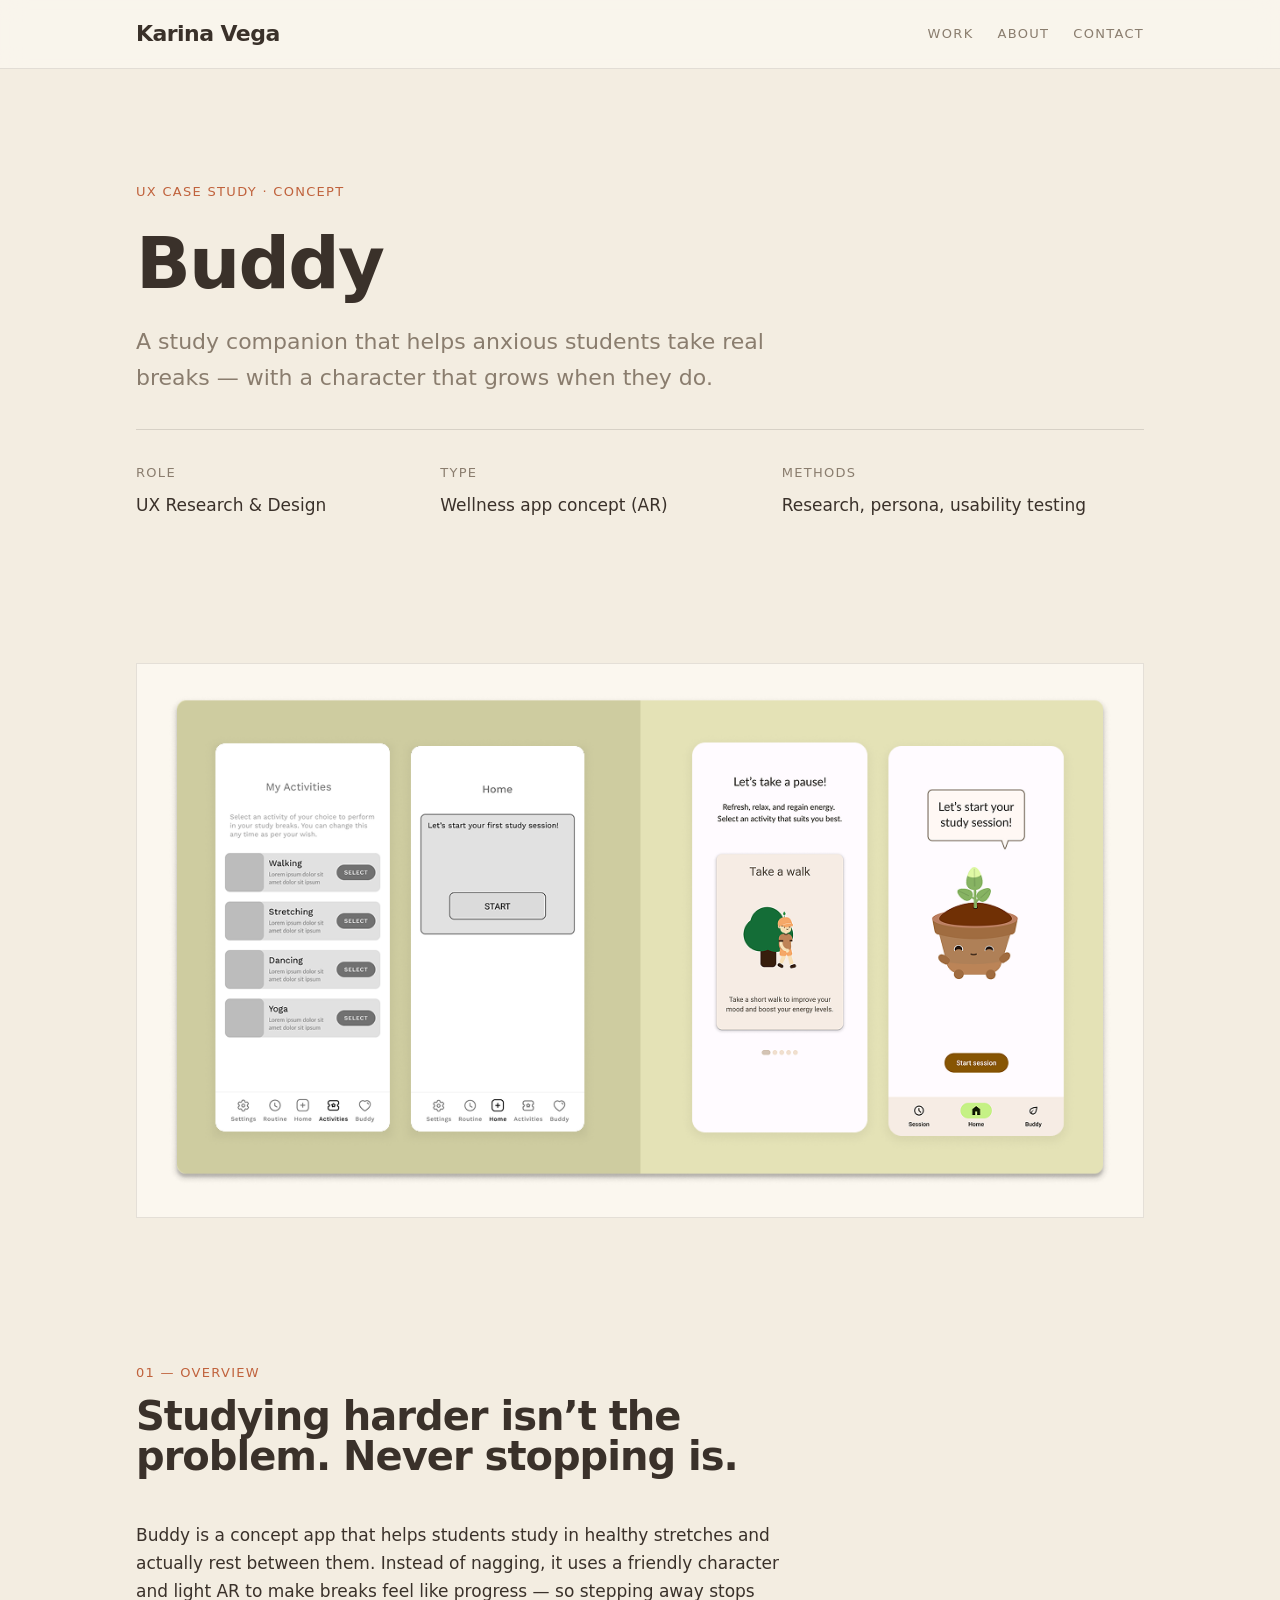
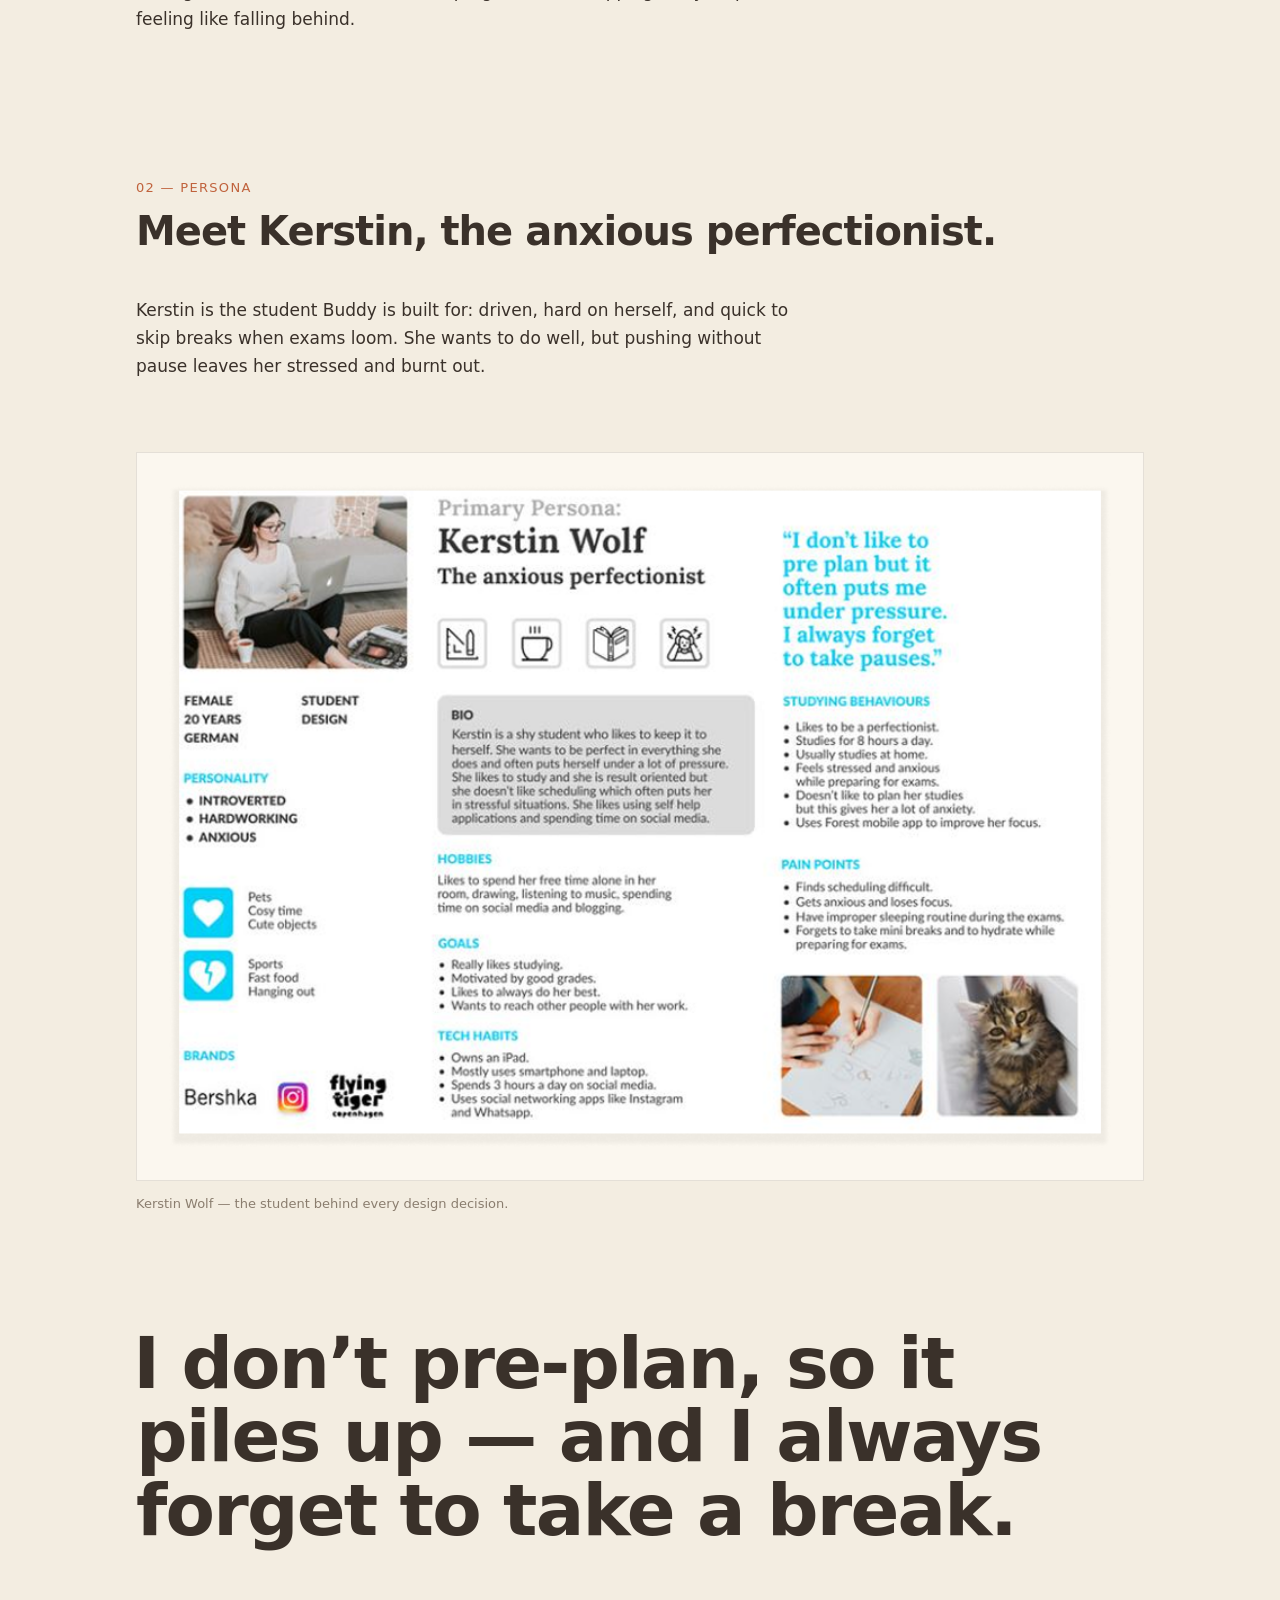
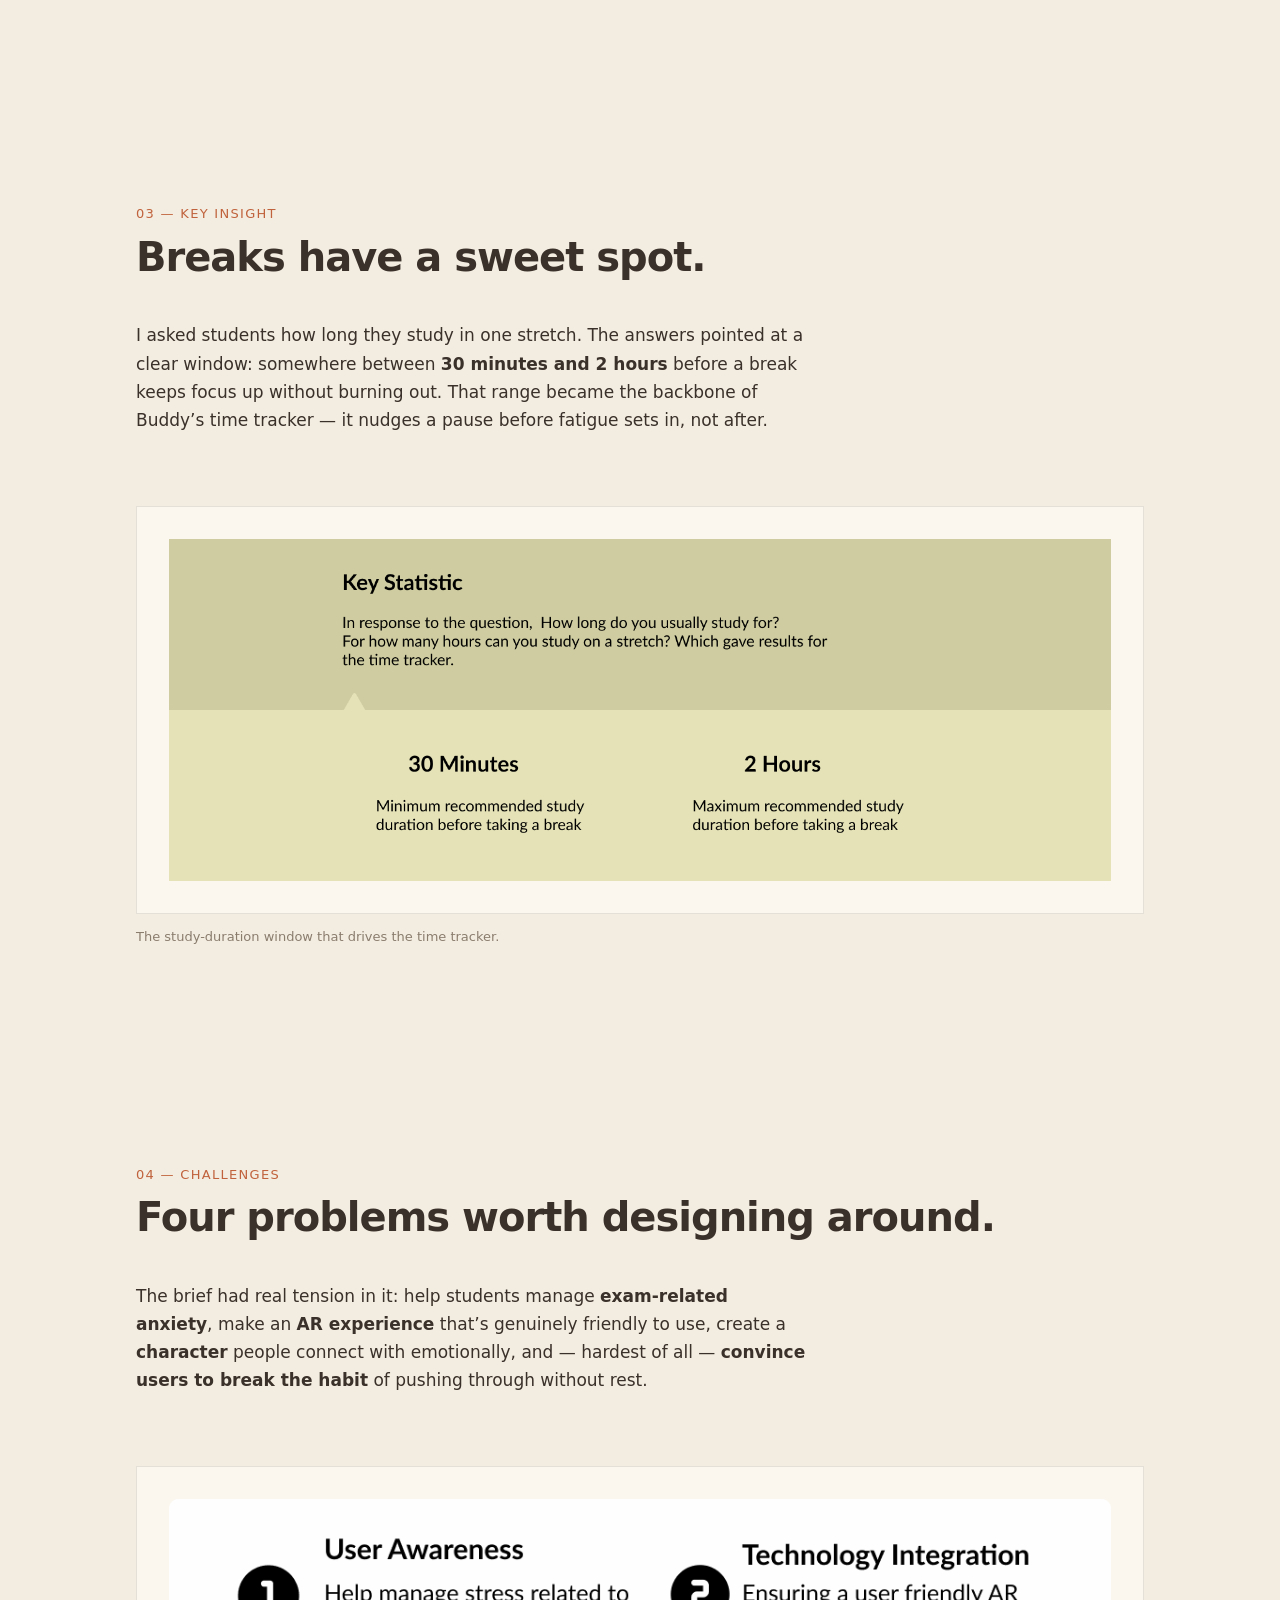
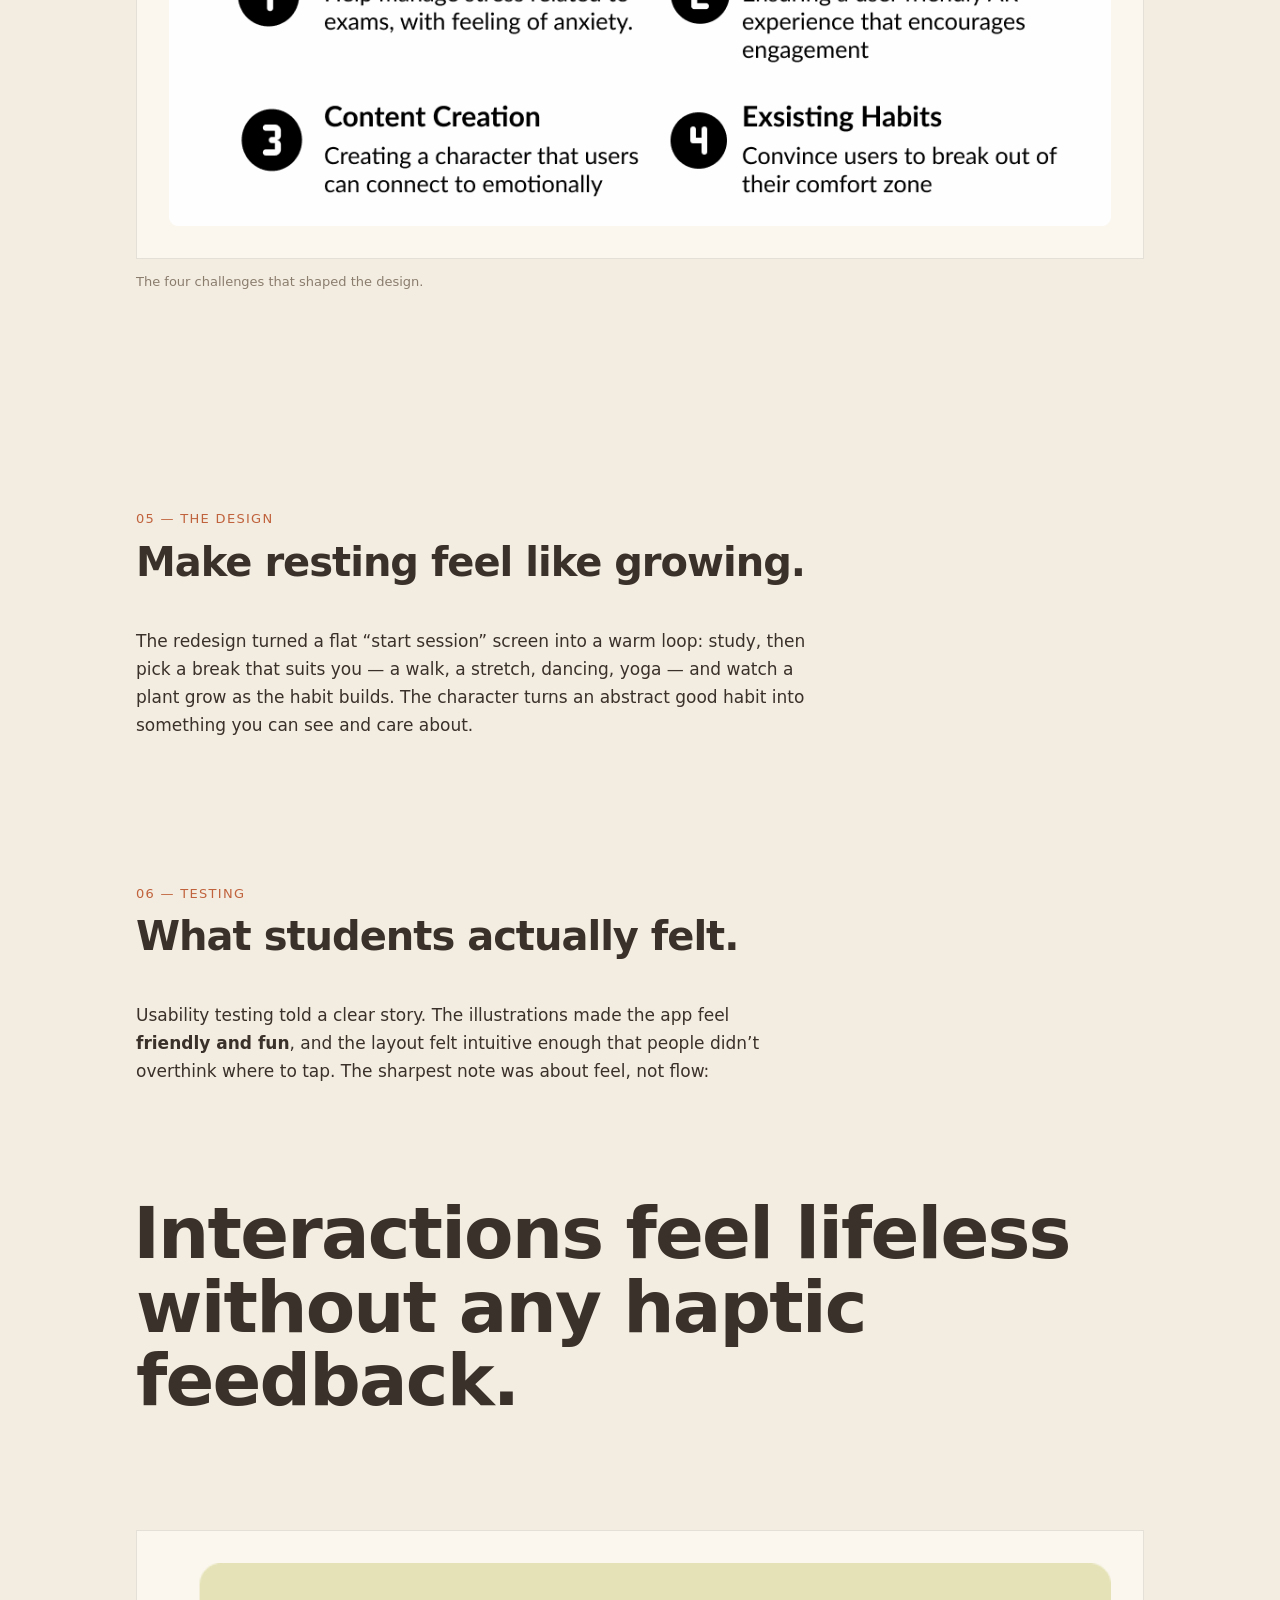
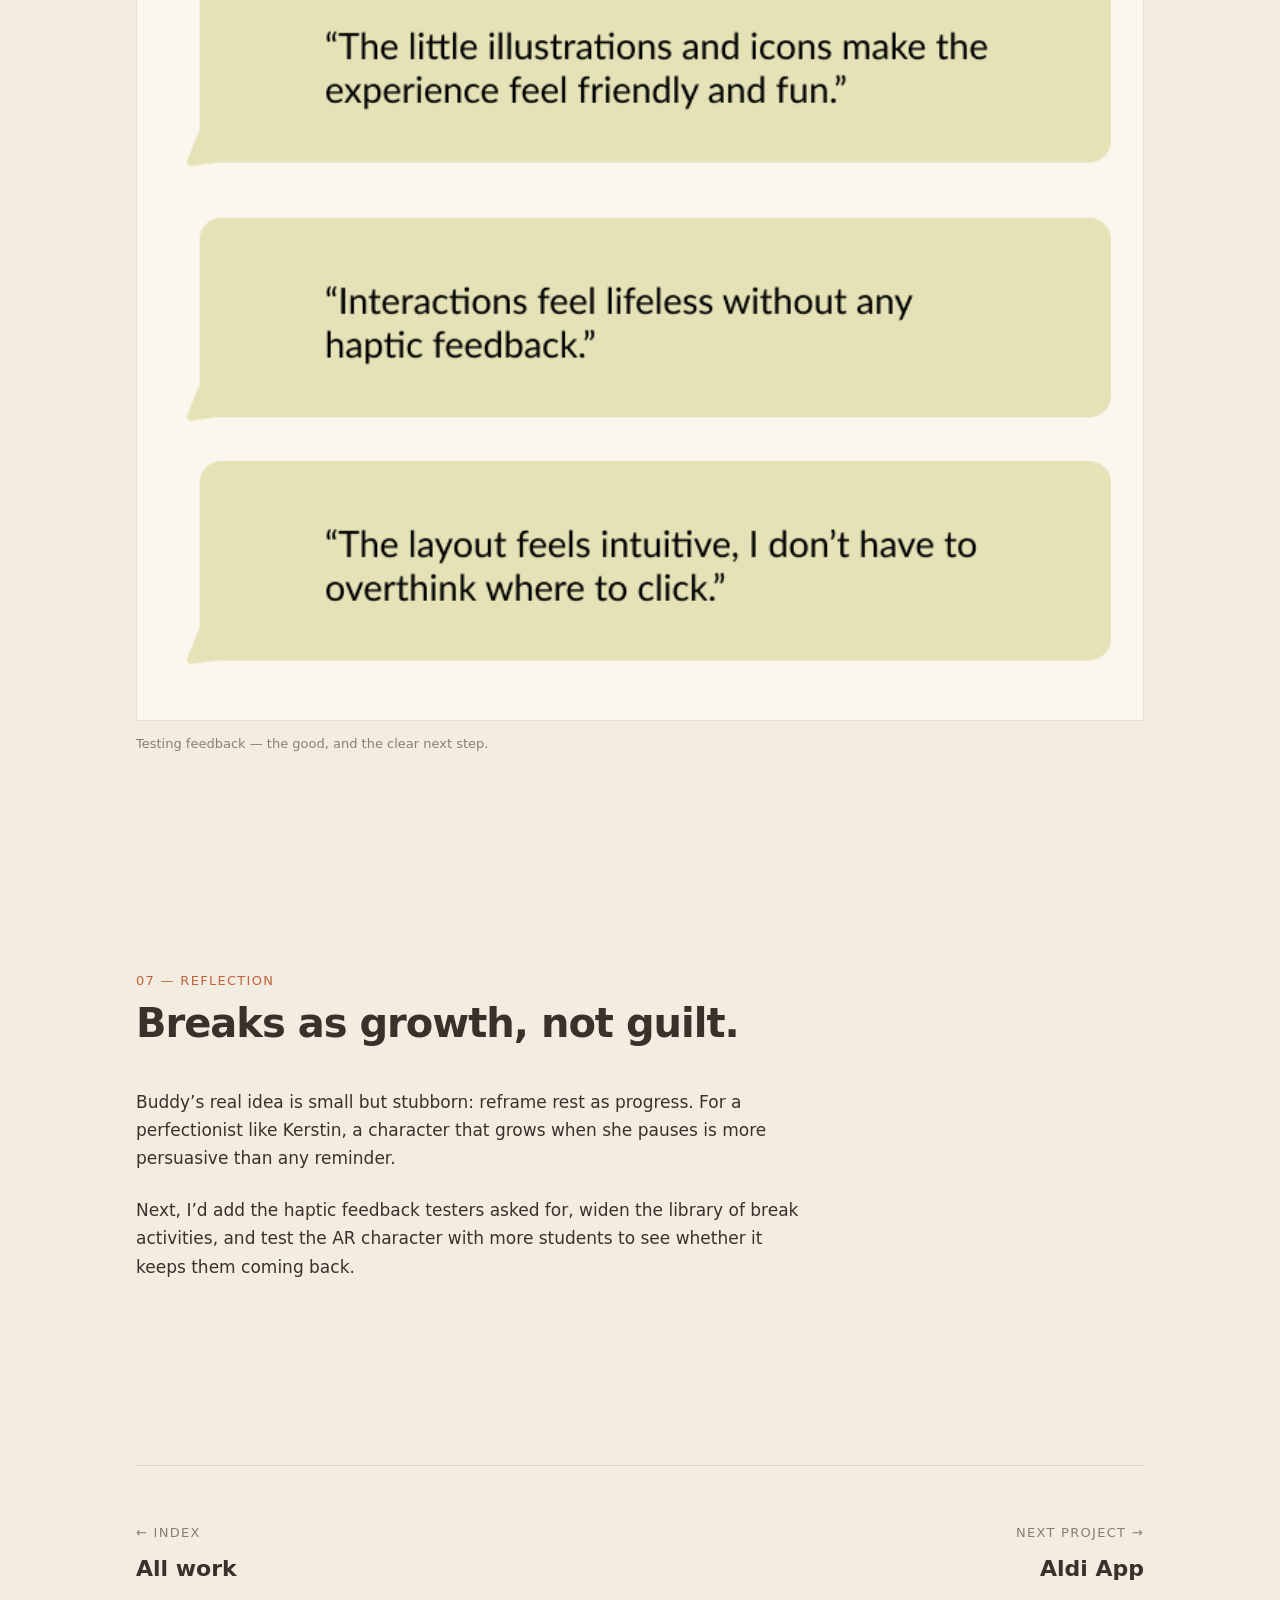
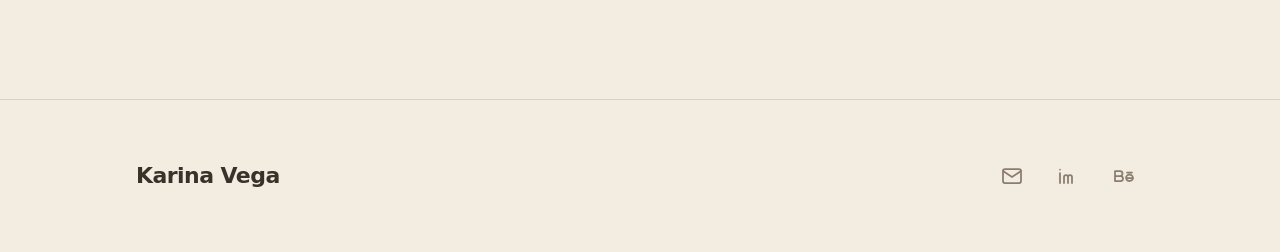
<file: case-study-2.html>
<!DOCTYPE html>
<html lang="en">
<head>
  <meta charset="UTF-8" />
  <meta name="viewport" content="width=device-width, initial-scale=1.0" />
  <title>Buddy — Karina Vega</title>
  <meta name="description" content="UX case study: Buddy, a study companion that helps anxious students take real breaks with a character that grows when they do." />

  <link rel="icon" href="favicon.ico" sizes="any" />
  <link rel="icon" href="favicon.svg" type="image/svg+xml" />
  <link rel="stylesheet" href="assets/css/main.css" />
</head>
<body>
  <header class="nav is-scrolled">
    <div class="nav__inner container">
      <a class="nav__logo" href="index.html">Karina Vega</a>
      <nav class="nav__links" aria-label="Primary">
        <a href="gallery.html">Work</a>
        <a href="about.html">About</a>
        <a href="contact.html">Contact</a>
      </nav>
    </div>
  </header>

  <main>
    <section class="cs-hero container">
      <div class="cs-hero__inner">
        <p class="eyebrow">UX Case Study &middot; Concept</p>
        <h1 class="cs-hero__title">Buddy</h1>
        <p class="lead">
          A study companion that helps anxious students take real breaks — with
          a character that grows when they do.
        </p>
      </div>
      <dl class="cs-meta">
        <div>
          <dt>Role</dt>
          <dd>UX Research &amp; Design</dd>
        </div>
        <div>
          <dt>Type</dt>
          <dd>Wellness app concept (AR)</dd>
        </div>
        <div>
          <dt>Methods</dt>
          <dd>Research, persona, usability testing</dd>
        </div>
      </dl>
    </section>

    <div class="container">
      <div class="figure">
        <div class="figure__mat">
          <img src="assets/img/buddy/before-after.png" alt="Buddy screens: activities, start study session, a take-a-pause prompt, and a growing plant character" loading="lazy" />
        </div>
      </div>

      <section class="cs-section">
        <div class="cs-section__head">
          <p class="eyebrow">01 — Overview</p>
          <h2 class="cs-section__title">Studying harder isn&rsquo;t the problem. Never stopping is.</h2>
        </div>
        <div class="prose">
          <p>
            Buddy is a concept app that helps students study in healthy stretches
            and actually rest between them. Instead of nagging, it uses a friendly
            character and light AR to make breaks feel like progress — so stepping
            away stops feeling like falling behind.
          </p>
        </div>
      </section>

      <section class="cs-section">
        <div class="cs-section__head">
          <p class="eyebrow">02 — Persona</p>
          <h2 class="cs-section__title">Meet Kerstin, the anxious perfectionist.</h2>
        </div>
        <div class="prose">
          <p>
            Kerstin is the student Buddy is built for: driven, hard on herself,
            and quick to skip breaks when exams loom. She wants to do well, but
            pushing without pause leaves her stressed and burnt out.
          </p>
        </div>

        <figure class="figure">
          <div class="figure__mat">
            <img src="assets/img/buddy/persona.png" alt="Persona: Kerstin Wolf, the anxious perfectionist — goals, frustrations, and behaviours" loading="lazy" />
          </div>
          <figcaption>Kerstin Wolf — the student behind every design decision.</figcaption>
        </figure>

        <blockquote class="pull-quote">
          I don&rsquo;t pre-plan, so it piles up — and I always forget to take a break.
        </blockquote>
      </section>

      <section class="cs-section">
        <div class="cs-section__head">
          <p class="eyebrow">03 — Key insight</p>
          <h2 class="cs-section__title">Breaks have a sweet spot.</h2>
        </div>
        <div class="prose">
          <p>
            I asked students how long they study in one stretch. The answers
            pointed at a clear window: somewhere between
            <strong>30 minutes and 2 hours</strong> before a break keeps focus up
            without burning out. That range became the backbone of Buddy&rsquo;s
            time tracker — it nudges a pause before fatigue sets in, not after.
          </p>
        </div>

        <figure class="figure">
          <div class="figure__mat">
            <img src="assets/img/buddy/key-statistic.png" alt="Key statistic: 30 minutes minimum and 2 hours maximum recommended study duration before a break" loading="lazy" />
          </div>
          <figcaption>The study-duration window that drives the time tracker.</figcaption>
        </figure>
      </section>

      <section class="cs-section">
        <div class="cs-section__head">
          <p class="eyebrow">04 — Challenges</p>
          <h2 class="cs-section__title">Four problems worth designing around.</h2>
        </div>
        <div class="prose">
          <p>
            The brief had real tension in it: help students manage
            <strong>exam-related anxiety</strong>, make an
            <strong>AR experience</strong> that&rsquo;s genuinely friendly to use,
            create a <strong>character</strong> people connect with emotionally,
            and — hardest of all — <strong>convince users to break the habit</strong>
            of pushing through without rest.
          </p>
        </div>

        <figure class="figure">
          <div class="figure__mat">
            <img src="assets/img/buddy/challenges.png" alt="Four challenges: user awareness, technology integration, content creation, and existing habits" loading="lazy" />
          </div>
          <figcaption>The four challenges that shaped the design.</figcaption>
        </figure>
      </section>

      <section class="cs-section">
        <div class="cs-section__head">
          <p class="eyebrow">05 — The design</p>
          <h2 class="cs-section__title">Make resting feel like growing.</h2>
        </div>
        <div class="prose">
          <p>
            The redesign turned a flat &ldquo;start session&rdquo; screen into a
            warm loop: study, then pick a break that suits you — a walk, a
            stretch, dancing, yoga — and watch a plant grow as the habit builds.
            The character turns an abstract good habit into something you can
            see and care about.
          </p>
        </div>
      </section>

      <section class="cs-section">
        <div class="cs-section__head">
          <p class="eyebrow">06 — Testing</p>
          <h2 class="cs-section__title">What students actually felt.</h2>
        </div>
        <div class="prose">
          <p>
            Usability testing told a clear story. The illustrations made the app
            feel <strong>friendly and fun</strong>, and the layout felt intuitive
            enough that people didn&rsquo;t overthink where to tap. The sharpest
            note was about feel, not flow:
          </p>
        </div>

        <blockquote class="pull-quote">
          Interactions feel lifeless without any haptic feedback.
        </blockquote>

        <figure class="figure">
          <div class="figure__mat">
            <img src="assets/img/buddy/user-quotes.png" alt="User testing quotes about illustrations, haptic feedback, and intuitive layout" loading="lazy" />
          </div>
          <figcaption>Testing feedback — the good, and the clear next step.</figcaption>
        </figure>
      </section>

      <section class="cs-section">
        <div class="cs-section__head">
          <p class="eyebrow">07 — Reflection</p>
          <h2 class="cs-section__title">Breaks as growth, not guilt.</h2>
        </div>
        <div class="prose">
          <p>
            Buddy&rsquo;s real idea is small but stubborn: reframe rest as progress.
            For a perfectionist like Kerstin, a character that grows when she
            pauses is more persuasive than any reminder.
          </p>
          <p>
            Next, I&rsquo;d add the haptic feedback testers asked for, widen the
            library of break activities, and test the AR character with more
            students to see whether it keeps them coming back.
          </p>
        </div>
      </section>

      <nav class="cs-nav" aria-label="Case studies">
        <a class="cs-nav__prev" href="gallery.html">
          <span class="cs-nav__dir">&larr; Index</span>
          <span class="cs-nav__title">All work</span>
        </a>
        <a class="cs-nav__next" href="case-study-1.html">
          <span class="cs-nav__dir">Next project &rarr;</span>
          <span class="cs-nav__title">Aldi App</span>
        </a>
      </nav>
    </div>
  </main>

  <footer class="footer">
    <div class="footer__inner container">
      <p class="footer__name">Karina Vega</p>
      <div class="footer__links">
        <a href="mailto:hello@karinavega.design" aria-label="Email">
          <svg viewBox="0 0 24 24" fill="none" stroke="currentColor" stroke-width="1.75" stroke-linecap="round" stroke-linejoin="round" aria-hidden="true">
            <rect x="3" y="5" width="18" height="14" rx="2" />
            <path d="m3 7 9 6 9-6" />
          </svg>
        </a>
        <a href="https://www.linkedin.com" aria-label="LinkedIn">
          <svg viewBox="0 0 24 24" fill="none" stroke="currentColor" stroke-width="1.75" stroke-linecap="round" stroke-linejoin="round" aria-hidden="true">
            <path d="M4 9v10M4 5.5v.01M8 19v-6a2 2 0 0 1 2-2 2 2 0 0 1 2 2v6M12 13a2 2 0 0 1 2-2 2 2 0 0 1 2 2v6" />
          </svg>
        </a>
        <a href="https://www.behance.net" aria-label="Behance">
          <svg viewBox="0 0 24 24" fill="none" stroke="currentColor" stroke-width="1.75" stroke-linecap="round" stroke-linejoin="round" aria-hidden="true">
            <path d="M3 7h5a2.5 2.5 0 0 1 0 5H3zM3 12h5.5a2.5 2.5 0 0 1 0 5H3zM15 8.5h5M14 14c0-2 1.6-3.5 3.5-3.5S21 12 21 14zM14 14h7c0 1.7-1.6 3-3.5 3-1.2 0-2.3-.5-3-1.4" />
          </svg>
        </a>
      </div>
    </div>
  </footer>

  <script src="assets/js/main.js"></script>
</body>
</html>
</file>
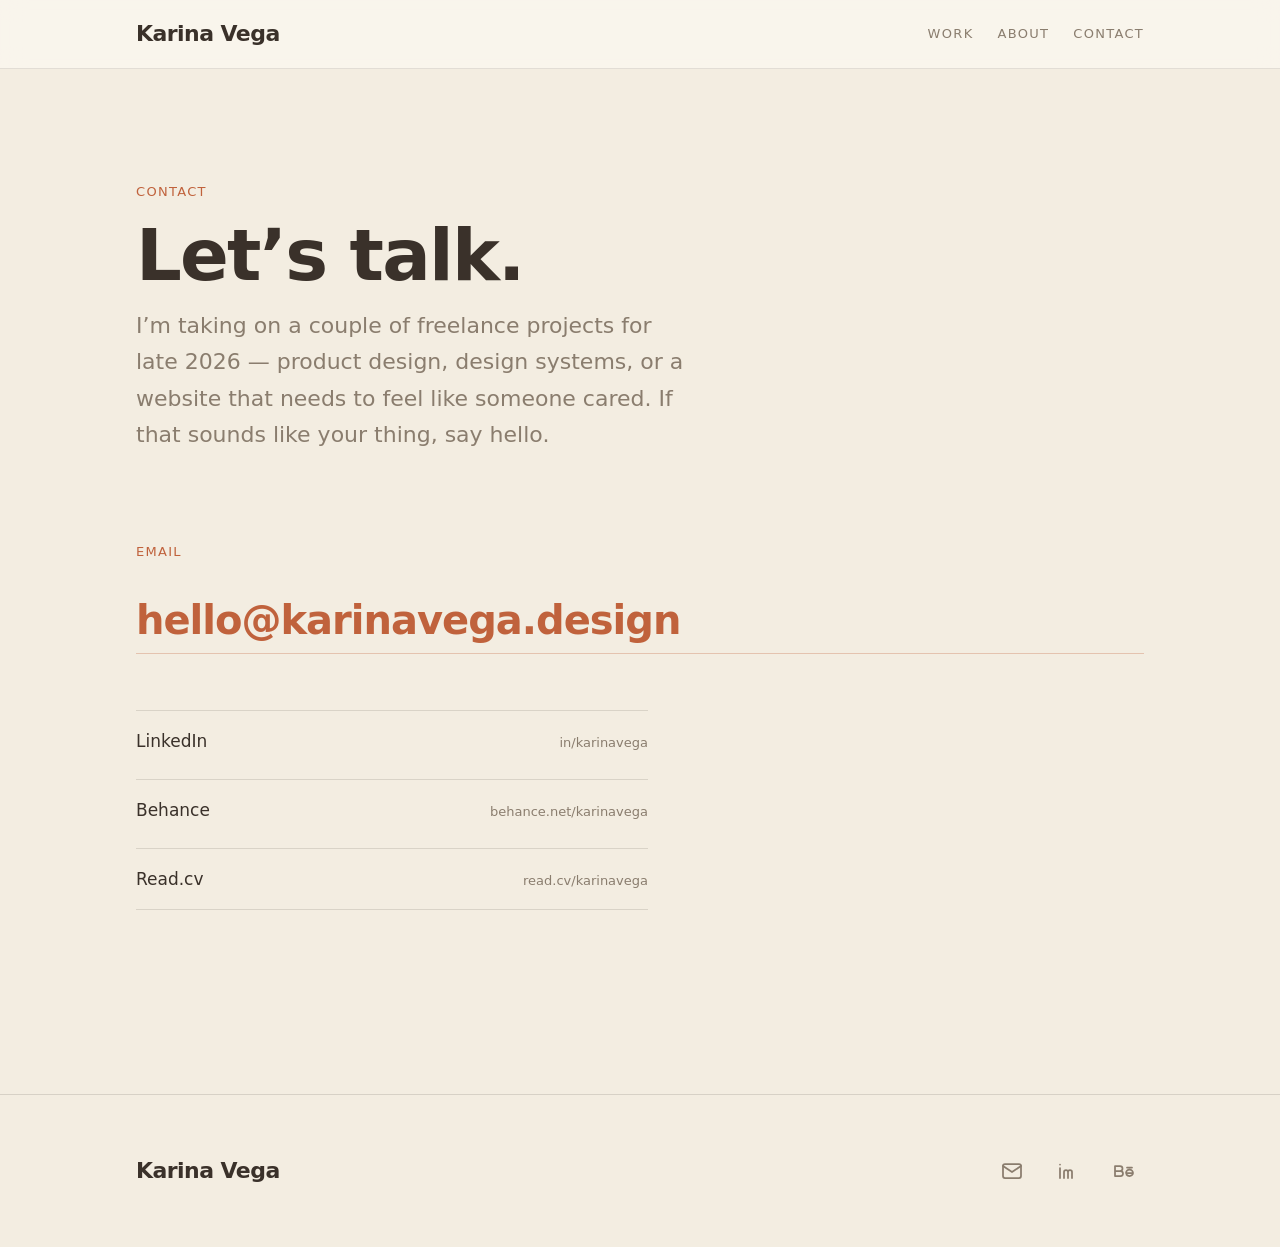
<file: contact.html>
<!DOCTYPE html>
<html lang="en">
<head>
  <meta charset="UTF-8" />
  <meta name="viewport" content="width=device-width, initial-scale=1.0" />
  <title>Contact — Karina Vega</title>
  <meta name="description" content="Get in touch with Karina Vega about product design, freelance work, or just to say hello." />

  <link rel="icon" href="favicon.ico" sizes="any" />
  <link rel="icon" href="favicon.svg" type="image/svg+xml" />
  <link rel="stylesheet" href="assets/css/main.css" />
</head>
<body>
  <header class="nav is-scrolled">
    <div class="nav__inner container">
      <a class="nav__logo" href="index.html">Karina Vega</a>
      <nav class="nav__links" aria-label="Primary">
        <a href="gallery.html">Work</a>
        <a href="about.html">About</a>
        <a href="contact.html">Contact</a>
      </nav>
    </div>
  </header>

  <main>
    <section class="page container">
      <div class="page__header">
        <p class="eyebrow">Contact</p>
        <h1 class="page__title">Let&rsquo;s talk.</h1>
        <p class="lead">
          I&rsquo;m taking on a couple of freelance projects for late 2026 — product
          design, design systems, or a website that needs to feel like someone
          cared. If that sounds like your thing, say hello.
        </p>
      </div>

      <div class="stack">
        <p class="eyebrow">Email</p>
        <a class="contact__email" href="mailto:hello@karinavega.design">hello@karinavega.design</a>
      </div>

      <div class="social-list">
        <a href="https://www.linkedin.com" aria-label="LinkedIn">
          <span>LinkedIn</span>
          <span>in/karinavega</span>
        </a>
        <a href="https://www.behance.net" aria-label="Behance">
          <span>Behance</span>
          <span>behance.net/karinavega</span>
        </a>
        <a href="https://read.cv" aria-label="Read.cv">
          <span>Read.cv</span>
          <span>read.cv/karinavega</span>
        </a>
      </div>
    </section>
  </main>

  <footer class="footer">
    <div class="footer__inner container">
      <p class="footer__name">Karina Vega</p>
      <div class="footer__links">
        <a href="mailto:hello@karinavega.design" aria-label="Email">
          <svg viewBox="0 0 24 24" fill="none" stroke="currentColor" stroke-width="1.75" stroke-linecap="round" stroke-linejoin="round" aria-hidden="true">
            <rect x="3" y="5" width="18" height="14" rx="2" />
            <path d="m3 7 9 6 9-6" />
          </svg>
        </a>
        <a href="https://www.linkedin.com" aria-label="LinkedIn">
          <svg viewBox="0 0 24 24" fill="none" stroke="currentColor" stroke-width="1.75" stroke-linecap="round" stroke-linejoin="round" aria-hidden="true">
            <path d="M4 9v10M4 5.5v.01M8 19v-6a2 2 0 0 1 2-2 2 2 0 0 1 2 2v6M12 13a2 2 0 0 1 2-2 2 2 0 0 1 2 2v6" />
          </svg>
        </a>
        <a href="https://www.behance.net" aria-label="Behance">
          <svg viewBox="0 0 24 24" fill="none" stroke="currentColor" stroke-width="1.75" stroke-linecap="round" stroke-linejoin="round" aria-hidden="true">
            <path d="M3 7h5a2.5 2.5 0 0 1 0 5H3zM3 12h5.5a2.5 2.5 0 0 1 0 5H3zM15 8.5h5M14 14c0-2 1.6-3.5 3.5-3.5S21 12 21 14zM14 14h7c0 1.7-1.6 3-3.5 3-1.2 0-2.3-.5-3-1.4" />
          </svg>
        </a>
      </div>
    </div>
  </footer>

  <script src="assets/js/main.js"></script>
</body>
</html>
</file>
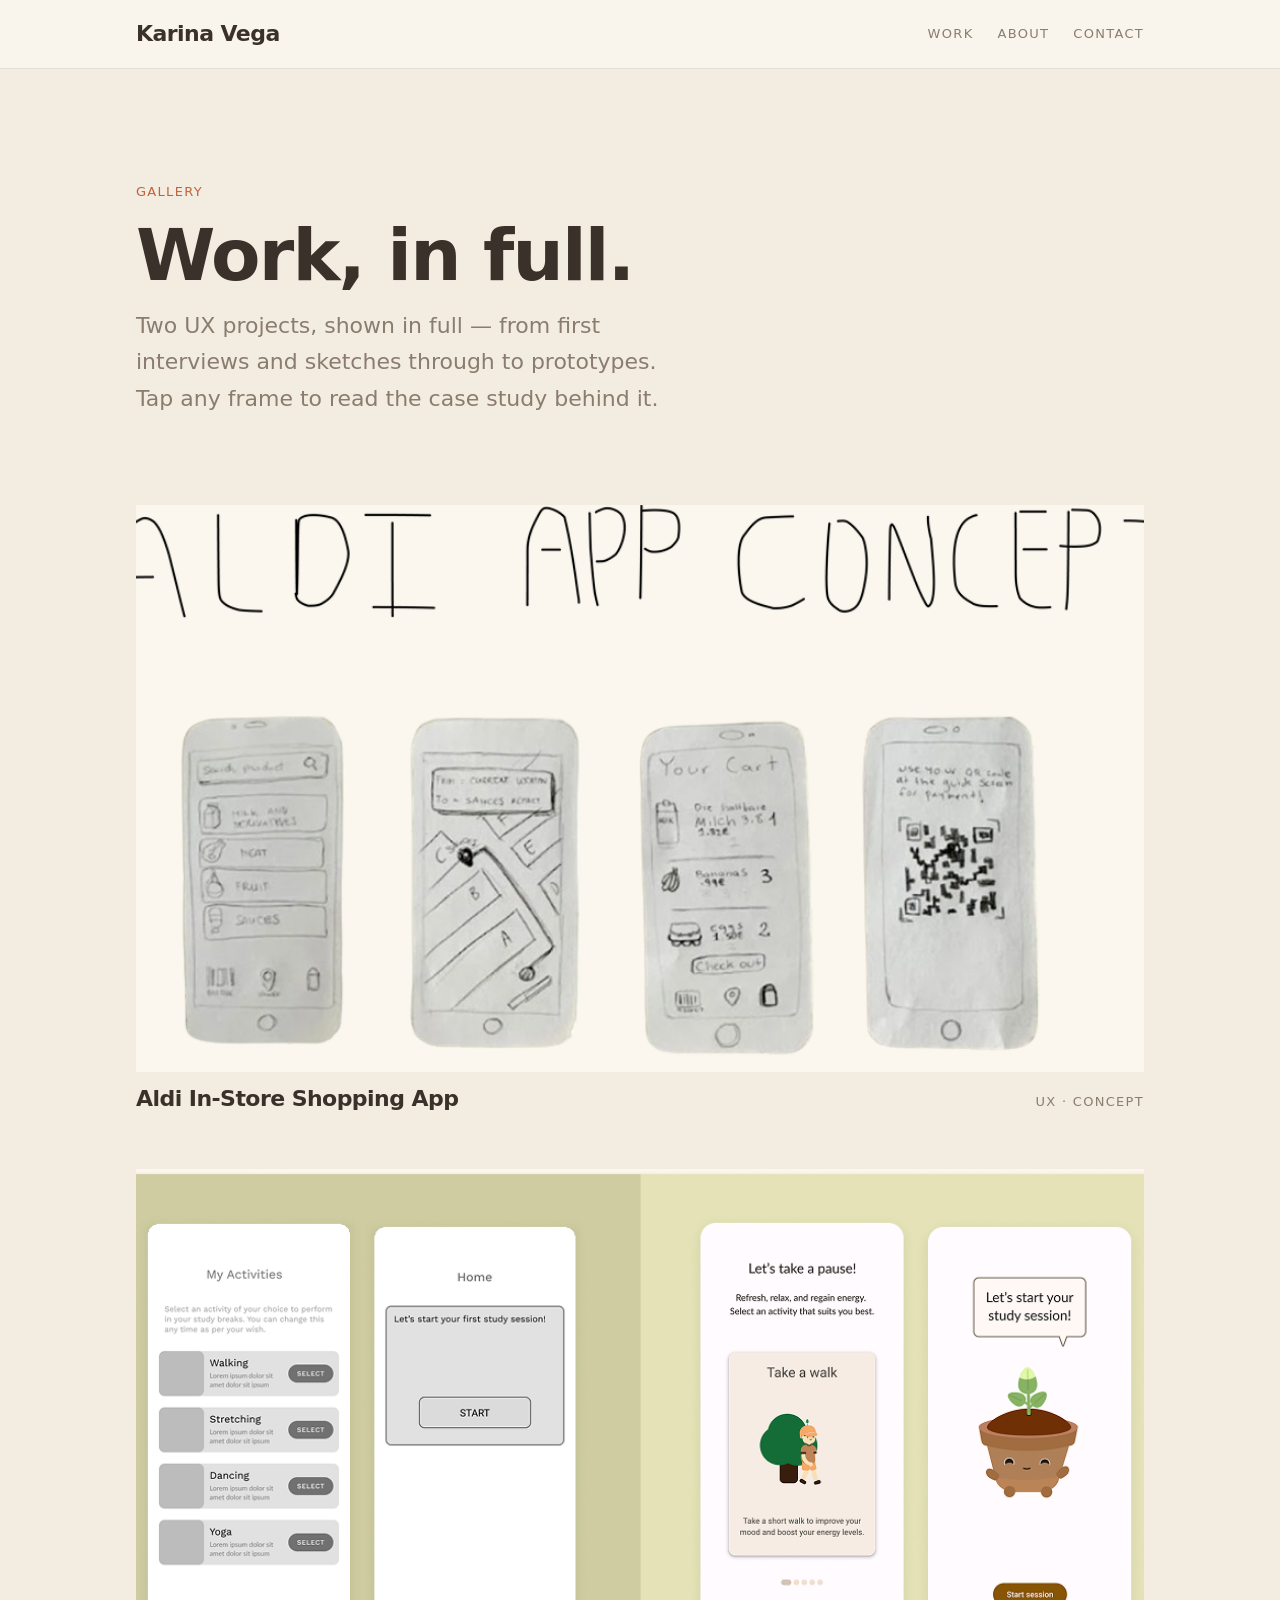
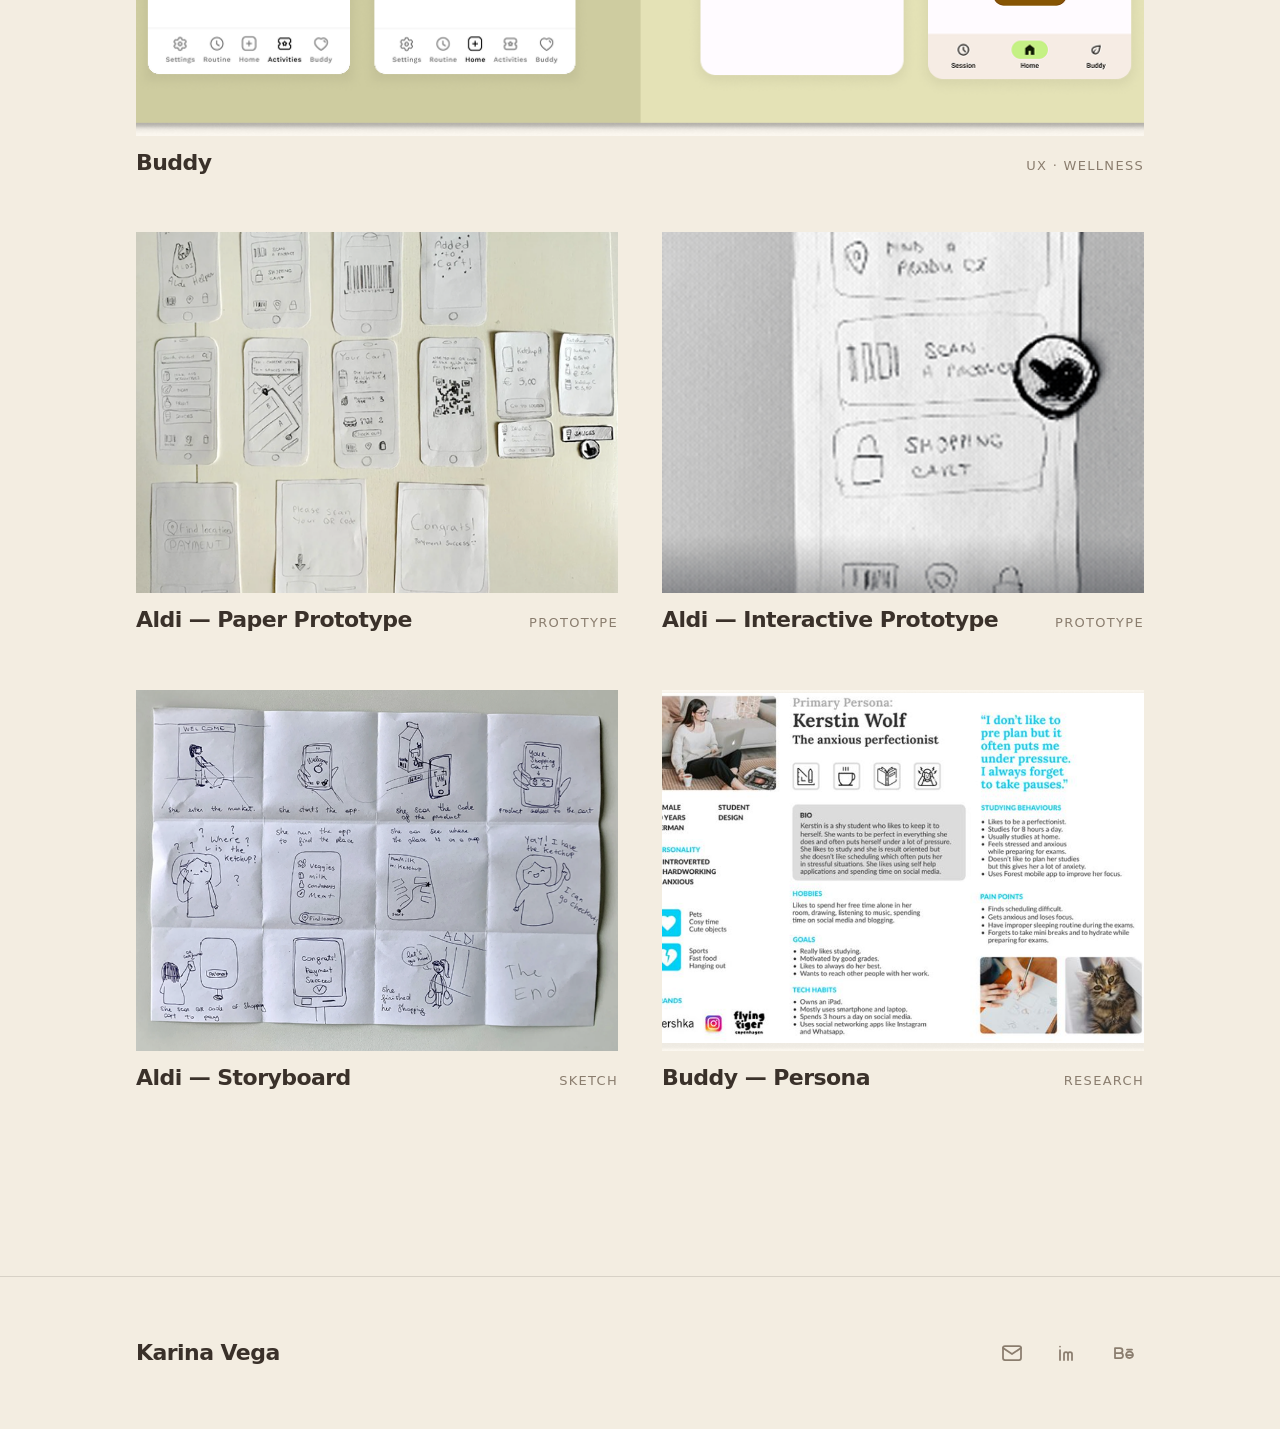
<file: gallery.html>
<!DOCTYPE html>
<html lang="en">
<head>
  <meta charset="UTF-8" />
  <meta name="viewport" content="width=device-width, initial-scale=1.0" />
  <title>Gallery — Karina Vega</title>
  <meta name="description" content="A fuller archive of Karina Vega's product design, design systems, and brand work." />

  <link rel="icon" href="favicon.ico" sizes="any" />
  <link rel="icon" href="favicon.svg" type="image/svg+xml" />
  <link rel="stylesheet" href="assets/css/main.css" />
</head>
<body>
  <header class="nav is-scrolled">
    <div class="nav__inner container">
      <a class="nav__logo" href="index.html">Karina Vega</a>
      <nav class="nav__links" aria-label="Primary">
        <a href="gallery.html">Work</a>
        <a href="about.html">About</a>
        <a href="contact.html">Contact</a>
      </nav>
    </div>
  </header>

  <main>
    <section class="page container">
      <div class="page__header">
        <p class="eyebrow">Gallery</p>
        <h1 class="page__title">Work, in full.</h1>
        <p class="lead">
          Two UX projects, shown in full — from first interviews and sketches
          through to prototypes. Tap any frame to read the case study behind it.
        </p>
      </div>

      <div class="gallery">
        <a class="gallery__item gallery__item--wide" href="case-study-1.html">
          <img class="gallery__media" src="assets/img/aldi/app-concept.png" alt="Aldi in-store shopping app concept screens" loading="lazy" />
          <div class="gallery__caption">
            <h2 class="gallery__title">Aldi In-Store Shopping App</h2>
            <span class="gallery__tag">UX &middot; Concept</span>
          </div>
        </a>

        <a class="gallery__item gallery__item--wide" href="case-study-2.html">
          <img class="gallery__media" src="assets/img/buddy/before-after.png" alt="Buddy study-break app screens" loading="lazy" />
          <div class="gallery__caption">
            <h2 class="gallery__title">Buddy</h2>
            <span class="gallery__tag">UX &middot; Wellness</span>
          </div>
        </a>

        <a class="gallery__item" href="case-study-1.html">
          <img class="gallery__media" src="assets/img/aldi/prototype.png" alt="Aldi paper prototype screens" loading="lazy" />
          <div class="gallery__caption">
            <h2 class="gallery__title">Aldi — Paper Prototype</h2>
            <span class="gallery__tag">Prototype</span>
          </div>
        </a>

        <a class="gallery__item" href="case-study-1.html">
          <img class="gallery__media" src="assets/img/aldi/moving-prototype.png" alt="Aldi interactive prototype home screen" loading="lazy" />
          <div class="gallery__caption">
            <h2 class="gallery__title">Aldi — Interactive Prototype</h2>
            <span class="gallery__tag">Prototype</span>
          </div>
        </a>

        <a class="gallery__item" href="case-study-1.html">
          <img class="gallery__media" src="assets/img/aldi/storyboard.png" alt="Aldi storyboard sketches" loading="lazy" />
          <div class="gallery__caption">
            <h2 class="gallery__title">Aldi — Storyboard</h2>
            <span class="gallery__tag">Sketch</span>
          </div>
        </a>

        <a class="gallery__item" href="case-study-2.html">
          <img class="gallery__media" src="assets/img/buddy/persona.png" alt="Buddy persona, Kerstin Wolf" loading="lazy" />
          <div class="gallery__caption">
            <h2 class="gallery__title">Buddy — Persona</h2>
            <span class="gallery__tag">Research</span>
          </div>
        </a>
      </div>
    </section>
  </main>

  <footer class="footer">
    <div class="footer__inner container">
      <p class="footer__name">Karina Vega</p>
      <div class="footer__links">
        <a href="mailto:hello@karinavega.design" aria-label="Email">
          <svg viewBox="0 0 24 24" fill="none" stroke="currentColor" stroke-width="1.75" stroke-linecap="round" stroke-linejoin="round" aria-hidden="true">
            <rect x="3" y="5" width="18" height="14" rx="2" />
            <path d="m3 7 9 6 9-6" />
          </svg>
        </a>
        <a href="https://www.linkedin.com" aria-label="LinkedIn">
          <svg viewBox="0 0 24 24" fill="none" stroke="currentColor" stroke-width="1.75" stroke-linecap="round" stroke-linejoin="round" aria-hidden="true">
            <path d="M4 9v10M4 5.5v.01M8 19v-6a2 2 0 0 1 2-2 2 2 0 0 1 2 2v6M12 13a2 2 0 0 1 2-2 2 2 0 0 1 2 2v6" />
          </svg>
        </a>
        <a href="https://www.behance.net" aria-label="Behance">
          <svg viewBox="0 0 24 24" fill="none" stroke="currentColor" stroke-width="1.75" stroke-linecap="round" stroke-linejoin="round" aria-hidden="true">
            <path d="M3 7h5a2.5 2.5 0 0 1 0 5H3zM3 12h5.5a2.5 2.5 0 0 1 0 5H3zM15 8.5h5M14 14c0-2 1.6-3.5 3.5-3.5S21 12 21 14zM14 14h7c0 1.7-1.6 3-3.5 3-1.2 0-2.3-.5-3-1.4" />
          </svg>
        </a>
      </div>
    </div>
  </footer>

  <script src="assets/js/main.js"></script>
</body>
</html>
</file>
<file: assets/css/main.css>
/* =========================================================
   main.css — Shared structural styles for the portfolio.
   Imports the reset + design tokens, then builds every page
   from those tokens. NO hardcoded colors, fonts, type sizes,
   spacing, radii, or transitions live here.
   ========================================================= */
@import url('reset.css');
@import url('tokens.css');

/* --- Base ------------------------------------------------------------- */
body {
  background-color: var(--color-bg);
  color: var(--color-text-primary);
  font-family: var(--font-body);
  font-size: var(--text-base);
  font-weight: var(--weight-regular);
  line-height: var(--leading-normal);
}

/* --- Layout helpers --------------------------------------------------- */
.container {
  width: 100%;
  max-width: var(--container-max);
  margin-inline: auto;
  padding-inline: var(--space-5);
}

/* --- Navigation ------------------------------------------------------- */
.nav {
  position: sticky;
  top: 0;
  z-index: 10;
  border-bottom: var(--border-width) solid transparent;
  transition: background-color var(--transition-base),
    border-color var(--transition-base), backdrop-filter var(--transition-base);
}

.nav__inner {
  display: flex;
  align-items: center;
  justify-content: space-between;
  gap: var(--space-5);
  padding-block: var(--space-4);
}

.nav__logo {
  font-family: var(--font-display);
  font-size: var(--text-lg);
  font-weight: var(--weight-bold);
  letter-spacing: var(--tracking-tight);
}

.nav__links {
  display: flex;
  align-items: center;
  gap: var(--space-5);
  font-family: var(--font-mono);
  font-size: var(--text-sm);
  letter-spacing: var(--tracking-wide);
  text-transform: uppercase;
}

.nav__links a {
  color: var(--color-text-secondary);
  transition: color var(--transition-base);
}

.nav__links a:hover {
  color: var(--color-accent);
}

/* Scrolled state — toggled by main.js once past the hero. */
.nav.is-scrolled {
  background-color: color-mix(in oklab, var(--color-surface) 80%, transparent);
  border-bottom-color: color-mix(in oklab, var(--color-text-primary) 12%, transparent);
  backdrop-filter: blur(var(--space-3));
}

/* --- Buttons ---------------------------------------------------------- */
.btn {
  display: inline-flex;
  align-items: center;
  gap: var(--space-2);
  padding: var(--space-3) var(--space-6);
  background-color: var(--color-accent);
  color: var(--color-accent-contrast);
  font-family: var(--font-body);
  font-size: var(--text-base);
  font-weight: var(--weight-medium);
  border: var(--border-width-thick) solid var(--color-accent);
  border-radius: var(--radius-base);
  cursor: pointer;
  transition: background-color var(--transition-base), color var(--transition-base);
}

.btn:hover {
  background-color: transparent;
  color: var(--color-accent);
}

/* --- Hero ------------------------------------------------------------- */
.hero {
  display: flex;
  align-items: center;
  min-height: 90svh;
  padding-block: var(--space-12) var(--space-11);
}

.hero__inner {
  display: flex;
  flex-direction: column;
  align-items: var(--hero-align);
  text-align: var(--hero-align);
  gap: var(--space-5);
}

.hero__eyebrow {
  font-family: var(--font-mono);
  font-size: var(--text-sm);
  letter-spacing: var(--tracking-wide);
  text-transform: uppercase;
  color: var(--color-accent);
}

.hero__title {
  max-width: var(--hero-measure);
  font-family: var(--font-display);
  font-size: var(--text-2xl);
  font-weight: var(--weight-display);
  line-height: var(--leading-tight);
  letter-spacing: var(--tracking-tight);
}

.hero__tagline {
  max-width: 46ch;
  font-size: var(--text-lg);
  color: var(--color-text-secondary);
}

.hero__cta {
  margin-top: var(--space-4);
}

/* "Available for work" — a small, human status signal. */
.status {
  display: inline-flex;
  align-items: center;
  gap: var(--space-2);
  font-family: var(--font-mono);
  font-size: var(--text-sm);
  letter-spacing: var(--tracking-wide);
  text-transform: uppercase;
  color: var(--color-text-secondary);
}

.status__dot {
  width: var(--space-2);
  height: var(--space-2);
  border-radius: var(--radius-pill);
  background-color: var(--color-accent);
}

.hero__status {
  margin-top: var(--space-6);
}

/* --- Section scaffold ------------------------------------------------- */
.section {
  padding-block: var(--space-11);
}

.section__header {
  display: flex;
  align-items: baseline;
  justify-content: space-between;
  gap: var(--space-5);
  margin-bottom: var(--space-9);
  padding-bottom: var(--space-4);
  border-bottom: var(--border-width) solid
    color-mix(in oklab, var(--color-text-primary) 15%, transparent);
}

.section__title {
  font-family: var(--font-display);
  font-size: var(--text-xl);
  font-weight: var(--weight-bold);
  line-height: var(--leading-tight);
  letter-spacing: var(--tracking-tight);
}

.section__meta {
  font-family: var(--font-mono);
  font-size: var(--text-sm);
  letter-spacing: var(--tracking-wide);
  color: var(--color-text-secondary);
}

/* --- Work grid -------------------------------------------------------- */
.work__more {
  display: inline-flex;
  margin-top: var(--space-9);
}

/* Selected work — an editorial index, media alternating left/right. */
.work-list {
  display: flex;
  flex-direction: column;
}

.work-row {
  display: grid;
  grid-template-columns: 1.15fr 0.85fr;
  gap: var(--space-8);
  align-items: center;
  padding-block: var(--space-9);
  border-top: var(--border-width) solid
    color-mix(in oklab, var(--color-text-primary) 18%, transparent);
  color: var(--color-text-primary);
}

.work-row:last-of-type {
  border-bottom: var(--border-width) solid
    color-mix(in oklab, var(--color-text-primary) 18%, transparent);
}

/* Flip the column proportions and media side on alternating rows. */
.work-row:nth-child(even) {
  grid-template-columns: 0.85fr 1.15fr;
}

.work-row:nth-child(even) .work-row__media {
  order: 2;
}

.work-row__media {
  aspect-ratio: 5 / 4;
  transition: opacity var(--transition-base);
}

.work-row:hover .work-row__media {
  opacity: 0.9;
}

.work-row__content {
  display: flex;
  flex-direction: column;
  align-items: flex-start;
  gap: var(--space-3);
}

.work-row__index {
  font-family: var(--font-mono);
  font-size: var(--text-sm);
  letter-spacing: var(--tracking-wide);
  color: var(--color-text-secondary);
}

.work-row__title {
  font-family: var(--font-display);
  font-size: var(--text-xl);
  font-weight: var(--weight-bold);
  line-height: var(--leading-tight);
  letter-spacing: var(--tracking-tight);
  transition: color var(--transition-base);
}

.work-row:hover .work-row__title {
  color: var(--color-accent);
}

.work-row__tag {
  font-family: var(--font-mono);
  font-size: var(--text-sm);
  letter-spacing: var(--tracking-wide);
  text-transform: uppercase;
  color: var(--color-accent);
}

.work-row__desc {
  max-width: 38ch;
  margin-top: var(--space-2);
  color: var(--color-text-secondary);
}

/* --- Footer ----------------------------------------------------------- */
.footer {
  margin-top: var(--space-11);
  border-top: var(--border-width) solid
    color-mix(in oklab, var(--color-text-primary) 15%, transparent);
}

.footer__inner {
  display: flex;
  align-items: center;
  justify-content: space-between;
  gap: var(--space-5);
  padding-block: var(--space-8);
}

.footer__name {
  font-family: var(--font-display);
  font-size: var(--text-lg);
  font-weight: var(--weight-bold);
  letter-spacing: var(--tracking-tight);
}

.footer__links {
  display: flex;
  gap: var(--space-4);
}

.footer__links a {
  display: inline-flex;
  padding: var(--space-2);
  border-radius: var(--radius-base);
  color: var(--color-text-secondary);
  transition: color var(--transition-base),
    background-color var(--transition-base);
}

.footer__links a:hover {
  color: var(--color-accent);
  background-color: color-mix(in oklab, var(--color-accent) 12%, transparent);
}

.footer__links svg {
  width: var(--space-5);
  height: var(--space-5);
}

/* --- Responsive ------------------------------------------------------- */
@media (max-width: 52rem) {
  .work-row,
  .work-row:nth-child(even) {
    grid-template-columns: 1fr;
    gap: var(--space-5);
  }

  .work-row__media,
  .work-row:nth-child(even) .work-row__media {
    order: -1;
  }

  .nav__links {
    gap: var(--space-4);
  }

  .section__header {
    flex-direction: column;
    align-items: flex-start;
    gap: var(--space-2);
  }
}

/* =========================================================
   Shared editorial primitives (used across inner pages)
   ========================================================= */

.eyebrow {
  font-family: var(--font-mono);
  font-size: var(--text-sm);
  letter-spacing: var(--tracking-wide);
  text-transform: uppercase;
  color: var(--color-accent);
}

.lead {
  max-width: 48ch;
  font-size: var(--text-lg);
  color: var(--color-text-secondary);
}

/* Comfortable reading column for body copy. */
.prose {
  max-width: 62ch;
}

.prose > p + p {
  margin-top: var(--space-5);
}

.prose strong {
  color: var(--color-text-primary);
  font-weight: var(--weight-bold);
}

/* Inline accent link with an animated underline. */
.link {
  display: inline-flex;
  align-items: center;
  gap: var(--space-2);
  color: var(--color-accent);
  font-weight: var(--weight-medium);
  border-bottom: var(--border-width-thick) solid
    color-mix(in oklab, var(--color-accent) 35%, transparent);
  transition: border-color var(--transition-base), gap var(--transition-base);
}

.link:hover {
  border-bottom-color: var(--color-accent);
  gap: var(--space-3);
}

/* Page top spacing for hero-less inner pages (clears sticky nav). */
.page {
  padding-block: var(--space-11) var(--space-9);
}

.page__header {
  display: flex;
  flex-direction: column;
  gap: var(--space-4);
  max-width: 52ch;
  margin-bottom: var(--space-10);
}

.page__title {
  font-family: var(--font-display);
  font-size: var(--text-2xl);
  font-weight: var(--weight-display);
  line-height: var(--leading-tight);
  letter-spacing: var(--tracking-tight);
}

/* Generic vertical rhythm stack. */
.stack {
  display: flex;
  flex-direction: column;
  gap: var(--space-5);
}

/* Color-block placeholders — all three tones derived from tokens. */
.block {
  width: 100%;
  border-radius: var(--radius-base);
}

.block--accent {
  background-color: var(--color-accent);
}

.block--soft {
  background-color: color-mix(in oklab, var(--color-accent) 32%, var(--color-surface));
}

.block--ink {
  background-color: color-mix(in oklab, var(--color-text-primary) 85%, var(--color-accent));
}

/* =========================================================
   index.html — about teaser
   ========================================================= */

.teaser__inner {
  display: grid;
  grid-template-columns: 1fr 1fr;
  gap: var(--space-9);
  align-items: end;
}

.teaser__body {
  display: flex;
  flex-direction: column;
  gap: var(--space-5);
  align-items: flex-start;
}

.teaser__title {
  font-family: var(--font-display);
  font-size: var(--text-xl);
  font-weight: var(--weight-bold);
  line-height: var(--leading-tight);
  letter-spacing: var(--tracking-tight);
}

.teaser__portrait {
  aspect-ratio: 4 / 5;
}

/* =========================================================
   about.html
   ========================================================= */

.about__grid {
  display: grid;
  grid-template-columns: 1fr 1fr;
  gap: var(--space-9);
  align-items: start;
}

.about__portrait {
  position: sticky;
  top: var(--space-12);
  aspect-ratio: 3 / 4;
}

.subsection {
  margin-top: var(--space-10);
}

.subsection__title {
  font-family: var(--font-mono);
  font-size: var(--text-sm);
  letter-spacing: var(--tracking-wide);
  text-transform: uppercase;
  color: var(--color-text-secondary);
  padding-bottom: var(--space-3);
  margin-bottom: var(--space-5);
  border-bottom: var(--border-width) solid
    color-mix(in oklab, var(--color-text-primary) 15%, transparent);
}

.tag-list {
  display: flex;
  flex-wrap: wrap;
  gap: var(--space-3);
}

.tag {
  padding: var(--space-2) var(--space-4);
  font-family: var(--font-mono);
  font-size: var(--text-sm);
  color: var(--color-text-primary);
  background-color: var(--color-surface);
  border: var(--border-width) solid
    color-mix(in oklab, var(--color-text-primary) 14%, transparent);
  border-radius: var(--radius-base);
}

.fact-list {
  display: flex;
  flex-direction: column;
  gap: var(--space-4);
}

.fact {
  display: grid;
  grid-template-columns: 10rem 1fr;
  gap: var(--space-5);
  padding-bottom: var(--space-4);
  border-bottom: var(--border-width) solid
    color-mix(in oklab, var(--color-text-primary) 10%, transparent);
}

.fact dt {
  font-family: var(--font-mono);
  font-size: var(--text-sm);
  letter-spacing: var(--tracking-wide);
  text-transform: uppercase;
  color: var(--color-text-secondary);
}

.fact dd {
  color: var(--color-text-primary);
}

/* =========================================================
   contact.html
   ========================================================= */

.contact__email {
  display: inline-block;
  font-family: var(--font-display);
  font-size: var(--text-xl);
  font-weight: var(--weight-bold);
  letter-spacing: var(--tracking-tight);
  color: var(--color-accent);
  border-bottom: var(--border-width-thick) solid
    color-mix(in oklab, var(--color-accent) 30%, transparent);
  transition: border-color var(--transition-base);
}

.contact__email:hover {
  border-bottom-color: var(--color-accent);
}

.social-list {
  display: flex;
  flex-direction: column;
  gap: var(--space-2);
  margin-top: var(--space-8);
}

.social-list a {
  display: flex;
  align-items: baseline;
  justify-content: space-between;
  gap: var(--space-5);
  max-width: 32rem;
  padding-block: var(--space-4);
  border-top: var(--border-width) solid
    color-mix(in oklab, var(--color-text-primary) 14%, transparent);
  color: var(--color-text-primary);
  transition: color var(--transition-base), padding-left var(--transition-base);
}

.social-list a:last-child {
  border-bottom: var(--border-width) solid
    color-mix(in oklab, var(--color-text-primary) 14%, transparent);
}

.social-list a:hover {
  color: var(--color-accent);
  padding-left: var(--space-3);
}

.social-list span:last-child {
  font-family: var(--font-mono);
  font-size: var(--text-sm);
  color: var(--color-text-secondary);
}

/* =========================================================
   gallery.html
   ========================================================= */

.gallery {
  display: grid;
  grid-template-columns: 1fr 1fr;
  gap: var(--space-8) var(--space-7);
}

.gallery__item {
  display: flex;
  flex-direction: column;
  gap: var(--space-4);
  color: var(--color-text-primary);
}

.gallery__item--wide {
  grid-column: 1 / -1;
}

.gallery__media {
  aspect-ratio: 4 / 3;
  border-radius: var(--radius-base);
  transition: opacity var(--transition-base);
}

.gallery__item--wide .gallery__media {
  aspect-ratio: 16 / 9;
}

a.gallery__item {
  transition: color var(--transition-base);
}

a.gallery__item:hover {
  color: var(--color-accent);
}

a.gallery__item:hover .gallery__media {
  opacity: 0.9;
}

.gallery__caption {
  display: flex;
  align-items: baseline;
  justify-content: space-between;
  gap: var(--space-4);
}

.gallery__title {
  font-family: var(--font-display);
  font-size: var(--text-lg);
  font-weight: var(--weight-bold);
  line-height: var(--leading-tight);
  letter-spacing: var(--tracking-tight);
}

.gallery__tag {
  flex-shrink: 0;
  font-family: var(--font-mono);
  font-size: var(--text-sm);
  letter-spacing: var(--tracking-wide);
  text-transform: uppercase;
  color: var(--color-text-secondary);
}

/* =========================================================
   case-study pages
   ========================================================= */

.cs-hero {
  padding-block: var(--space-11) var(--space-9);
}

.cs-hero__inner {
  display: flex;
  flex-direction: column;
  gap: var(--space-5);
  align-items: flex-start;
}

.cs-hero__title {
  max-width: 18ch;
  font-family: var(--font-display);
  font-size: var(--text-2xl);
  font-weight: var(--weight-display);
  line-height: var(--leading-tight);
  letter-spacing: var(--tracking-tight);
}

.cs-meta {
  display: grid;
  grid-template-columns: repeat(3, auto);
  gap: var(--space-8);
  margin-top: var(--space-6);
  padding-top: var(--space-6);
  border-top: var(--border-width) solid
    color-mix(in oklab, var(--color-text-primary) 15%, transparent);
}

.cs-meta dt {
  font-family: var(--font-mono);
  font-size: var(--text-sm);
  letter-spacing: var(--tracking-wide);
  text-transform: uppercase;
  color: var(--color-text-secondary);
  margin-bottom: var(--space-2);
}

.cs-meta dd {
  font-size: var(--text-base);
  color: var(--color-text-primary);
}

.cs-section {
  padding-block: var(--space-9);
}

.cs-section__head {
  display: flex;
  flex-direction: column;
  gap: var(--space-3);
  margin-bottom: var(--space-7);
}

.cs-section__title {
  font-family: var(--font-display);
  font-size: var(--text-xl);
  font-weight: var(--weight-bold);
  line-height: var(--leading-tight);
  letter-spacing: var(--tracking-tight);
}

.media {
  margin-block: var(--space-8);
}

.media__frame {
  aspect-ratio: 16 / 9;
}

.media__frame--tall {
  aspect-ratio: 4 / 5;
}

.media__caption {
  margin-top: var(--space-3);
  font-family: var(--font-mono);
  font-size: var(--text-sm);
  color: var(--color-text-secondary);
}

.media-pair {
  display: grid;
  grid-template-columns: 1fr 1fr;
  gap: var(--space-5);
  margin-block: var(--space-8);
}

.media-pair .media__frame {
  aspect-ratio: 1 / 1;
}

.pull-quote {
  max-width: 20ch;
  margin-block: var(--space-11);
  font-family: var(--font-display);
  font-size: var(--text-2xl);
  font-weight: var(--weight-bold);
  line-height: var(--leading-tight);
  letter-spacing: var(--tracking-tight);
  color: var(--color-text-primary);
  text-indent: -0.04em;
}

/* Prev / Next case-study navigation. */
.cs-nav {
  display: grid;
  grid-template-columns: 1fr 1fr;
  gap: var(--space-5);
  margin-top: var(--space-11);
  padding-top: var(--space-8);
  border-top: var(--border-width) solid
    color-mix(in oklab, var(--color-text-primary) 15%, transparent);
}

.cs-nav a {
  display: flex;
  flex-direction: column;
  gap: var(--space-2);
  color: var(--color-text-primary);
  transition: color var(--transition-base);
}

.cs-nav a:hover {
  color: var(--color-accent);
}

.cs-nav__dir {
  font-family: var(--font-mono);
  font-size: var(--text-sm);
  letter-spacing: var(--tracking-wide);
  text-transform: uppercase;
  color: var(--color-text-secondary);
}

.cs-nav__title {
  font-family: var(--font-display);
  font-size: var(--text-lg);
  font-weight: var(--weight-bold);
}

.cs-nav__next {
  text-align: right;
}

/* =========================================================
   Real imagery
   ========================================================= */

/* Thumbnails (work index + gallery) crop to fill their frame. */
img.work-row__media,
img.gallery__media {
  width: 100%;
  object-fit: cover;
  background-color: var(--color-surface);
}

/* Case-study figures show an artifact in full on a surface "mat". */
.figure {
  margin-block: var(--space-9);
}

.figure__mat {
  padding: var(--space-6);
  background-color: var(--color-surface);
  border: var(--border-width) solid
    color-mix(in oklab, var(--color-text-primary) 12%, transparent);
}

.figure__mat img {
  width: 100%;
  height: auto;
}

.figure figcaption {
  margin-top: var(--space-3);
  font-family: var(--font-mono);
  font-size: var(--text-sm);
  color: var(--color-text-secondary);
}

.figure-pair {
  display: grid;
  grid-template-columns: 1fr 1fr;
  gap: var(--space-5);
  margin-block: var(--space-9);
}

.figure-pair .figure {
  margin-block: 0;
}

/* =========================================================
   404.html
   ========================================================= */

.error {
  display: flex;
  flex-direction: column;
  align-items: flex-start;
  gap: var(--space-5);
  min-height: 70svh;
  justify-content: center;
}

.error__code {
  font-family: var(--font-mono);
  font-size: var(--text-sm);
  letter-spacing: var(--tracking-wide);
  text-transform: uppercase;
  color: var(--color-accent);
}

.error__title {
  font-family: var(--font-display);
  font-size: var(--text-2xl);
  font-weight: var(--weight-display);
  line-height: var(--leading-tight);
  letter-spacing: var(--tracking-tight);
}

/* =========================================================
   Responsive — inner pages
   ========================================================= */

@media (max-width: 52rem) {
  .teaser__inner,
  .about__grid,
  .gallery {
    grid-template-columns: 1fr;
    gap: var(--space-7);
  }

  .about__portrait {
    position: static;
  }

  .cs-meta {
    grid-template-columns: 1fr;
    gap: var(--space-5);
  }

  .media-pair,
  .figure-pair {
    grid-template-columns: 1fr;
  }

  .fact {
    grid-template-columns: 1fr;
    gap: var(--space-1);
  }
}
</file>
